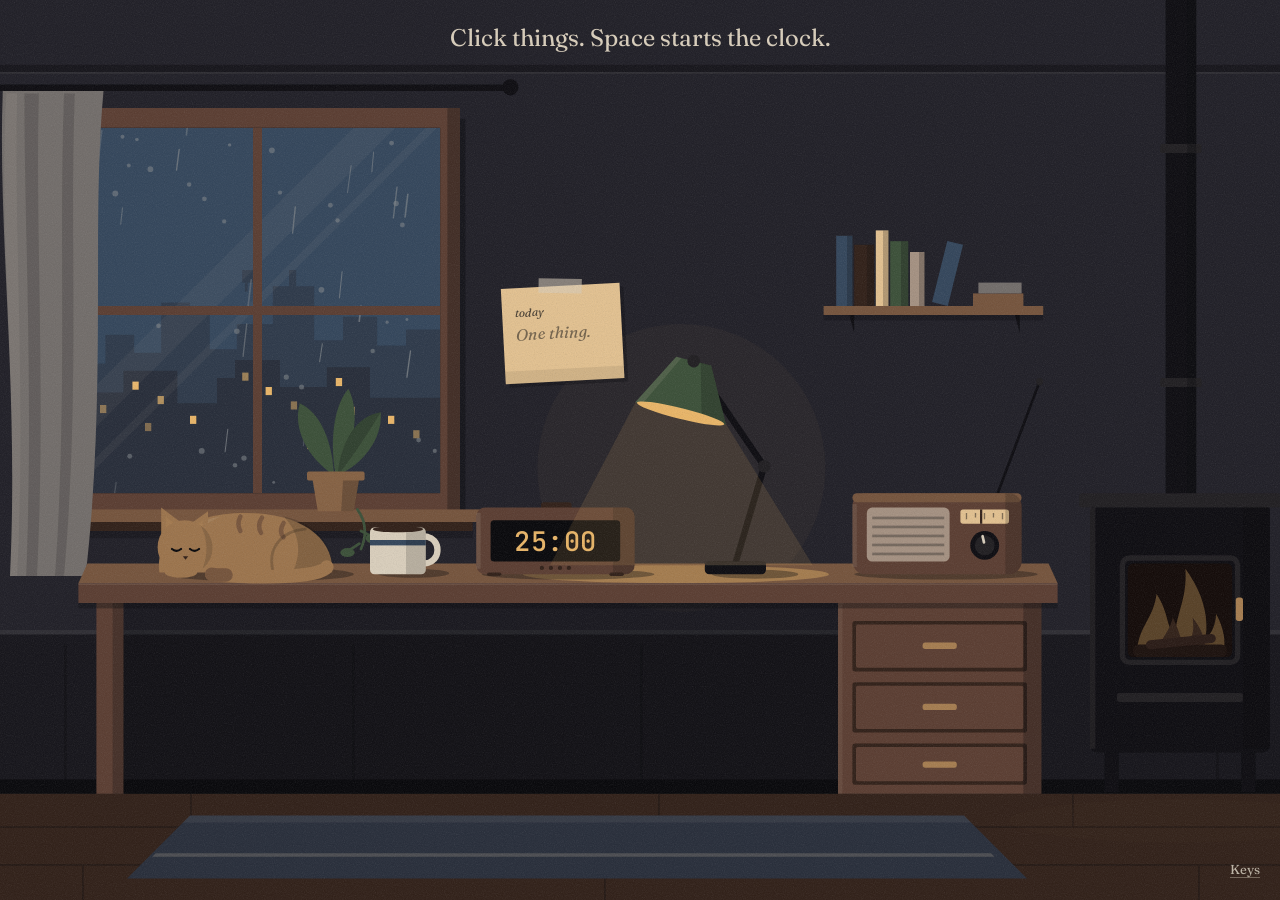
<file: index.html>
<!doctype html>
<html lang="en" data-time="evening">
<head>
  <meta charset="utf-8">
  <meta name="viewport" content="width=device-width, initial-scale=1, viewport-fit=cover">
  <meta http-equiv="Content-Security-Policy" content="default-src 'self'; script-src 'self'; style-src 'self'; font-src 'self'; img-src 'self' data:; media-src 'self'; connect-src 'self'; manifest-src 'self'; worker-src 'self'; object-src 'none'; base-uri 'none'; form-action 'none'">
  <meta name="description" content="A quiet room to focus in. Rain, a kettle, a stove, a radio and a desk clock that keeps your Pomodoro.">
  <meta name="color-scheme" content="dark">
  <meta name="theme-color" content="#2b2a33">
  <meta name="apple-mobile-web-app-title" content="Nook">
  <title>Nook</title>
  <script src="js/early.js"></script>
  <link rel="icon" href="icons/favicon.svg" type="image/svg+xml">
  <link rel="apple-touch-icon" href="icons/apple-touch-icon.png">
  <link rel="manifest" href="manifest.webmanifest">
  <link rel="preload" href="fonts/fraunces-var.woff2" as="font" type="font/woff2" crossorigin>
  <link rel="preload" href="fonts/fraunces-var-italic.woff2" as="font" type="font/woff2" crossorigin>
  <link rel="preload" href="fonts/jetbrains-mono-var.woff2" as="font" type="font/woff2" crossorigin>
  <link rel="stylesheet" href="css/tokens.css">
  <link rel="stylesheet" href="css/room.css">
  <link rel="stylesheet" href="css/ui.css">
  <script type="module" src="js/main.js"></script>
</head>
<body>
  <h1 class="visually-hidden">Nook, a focus room</h1>

  <header class="hud">
    <button class="readout" type="button" aria-describedby="status"><span class="readout-time">25:00</span></button>
    <p class="status" id="status" role="status"></p>
  </header>

  <main class="stage">
    <div class="scene" id="scene">
  <svg class="room" viewBox="0 0 1600 1000" preserveAspectRatio="xMidYMid meet" aria-hidden="true" focusable="false">
        <defs>
          <clipPath id="glass-clip"><rect x="172" y="142" width="406" height="406"/></clipPath>
          <clipPath id="firebox-clip"><rect x="1342" y="626" width="116" height="104" rx="6"/></clipPath>
        </defs>

        <!-- ===== Back wall ===== -->
        <g class="layer-wall">
          <rect class="f-wall" width="1600" height="1000"/>
          <rect class="f-wall-deep" y="72" width="1600" height="8"/>
          <rect class="f-wall-lit" y="80" width="1600" height="2"/>
          <rect class="f-wall-deep" y="700" width="1600" height="180"/>
          <rect class="f-wall-lit" y="700" width="1600" height="5"/>
          <g class="f-ink" opacity=".35">
            <rect x="160" y="716" width="3" height="150"/><rect x="480" y="716" width="3" height="150"/>
            <rect x="800" y="716" width="3" height="150"/><rect x="1120" y="716" width="3" height="150"/>
            <rect x="1440" y="716" width="3" height="150"/>
          </g>
        </g>

        <!-- ===== Lamp light on the wall: stepped, flat, no blur ===== -->
        <g class="lamp-halo" aria-hidden="true">
          <circle cx="846" cy="520" r="160"/>
        </g>

        <!-- ===== Window ===== -->
        <g id="window">
          <rect class="f-ink" x="160" y="132" width="446" height="446" opacity=".45"/>
          <g clip-path="url(#glass-clip)">
            <rect class="f-sky" x="172" y="142" width="406" height="406"/>
            <path class="f-city-far" d="M172 548V404h34v-32h32v20h30v-56h32v14h22v38h30v-28h40v-42h18v-18h8v18h20v60h32v-26h38v32h32v-18h38v182z"/>
            <g class="f-city-far"><rect x="358" y="300" width="22" height="14"/><rect x="361" y="314" width="3" height="10"/><rect x="374" y="314" width="3" height="10"/></g>
            <path class="f-city" d="M172 548V436h54v-24h60v36h44v-28h20v-20h50v30h52v-22h48v34h78v106z"/>
            <g class="city-lights f-lamp">
              <rect x="186" y="450" width="7" height="9"/><rect x="200" y="450" width="7" height="9" fill-opacity=".5"/>
              <rect x="236" y="424" width="7" height="9"/><rect x="264" y="440" width="7" height="9" fill-opacity=".7"/>
              <rect x="250" y="470" width="7" height="9" fill-opacity=".45"/><rect x="300" y="462" width="7" height="9"/>
              <rect x="358" y="414" width="7" height="9" fill-opacity=".6"/><rect x="384" y="430" width="7" height="9"/>
              <rect x="412" y="446" width="7" height="9" fill-opacity=".5"/><rect x="462" y="420" width="7" height="9"/>
              <rect x="476" y="452" width="7" height="9" fill-opacity=".7"/><rect x="520" y="462" width="7" height="9"/>
              <rect x="548" y="478" width="7" height="9" fill-opacity=".5"/><rect x="430" y="490" width="7" height="9" fill-opacity=".6"/>
            </g>
            <g class="rain">
              <g class="rain-tier" data-tier="1">
              <line class="streak" x1="363" y1="360" x2="359" y2="396" stroke-width="1.5" stroke-opacity="0.53"/>
              <line class="streak" x1="530" y1="208" x2="526" y2="242" stroke-width="1.5" stroke-opacity="0.6"/>
              <line class="streak" x1="504" y1="169" x2="502" y2="191" stroke-width="1.2" stroke-opacity="0.57"/>
              <line class="streak" x1="545" y1="390" x2="541" y2="419" stroke-width="1.5" stroke-opacity="0.74"/>
              <line class="streak" x1="447" y1="382" x2="444" y2="402" stroke-width="1.2" stroke-opacity="0.68"/>
              <line class="streak" x1="202" y1="145" x2="198" y2="180" stroke-width="1.8" stroke-opacity="0.36"/>
              <line class="streak" x1="368" y1="311" x2="364" y2="345" stroke-width="1.8" stroke-opacity="0.44"/>
              <line class="streak" x1="298" y1="132" x2="296" y2="150" stroke-width="1.8" stroke-opacity="0.46"/>
              <line class="streak" x1="589" y1="538" x2="585" y2="573" stroke-width="1.8" stroke-opacity="0.45"/>
              <line class="streak" x1="490" y1="340" x2="488" y2="357" stroke-width="1.8" stroke-opacity="0.66"/>
              <line class="streak" x1="342" y1="477" x2="339" y2="502" stroke-width="1.2" stroke-opacity="0.69"/>
              <line class="streak" x1="176" y1="216" x2="172" y2="252" stroke-width="1.5" stroke-opacity="0.5"/>
              <line class="streak" x1="469" y1="302" x2="466" y2="331" stroke-width="1.2" stroke-opacity="0.66"/>
              <line class="streak" x1="288" y1="166" x2="285" y2="189" stroke-width="1.5" stroke-opacity="0.65"/>
              <line class="streak" x1="225" y1="231" x2="223" y2="249" stroke-width="1.2" stroke-opacity="0.54"/>
              <line class="streak" x1="378" y1="410" x2="375" y2="430" stroke-width="1.8" stroke-opacity="0.43"/>
              <line class="streak" x1="479" y1="184" x2="475" y2="214" stroke-width="1.2" stroke-opacity="0.51"/>
              <line class="streak" x1="586" y1="130" x2="582" y2="165" stroke-width="1.8" stroke-opacity="0.47"/>
              <line class="streak" x1="542" y1="216" x2="539" y2="241" stroke-width="1.8" stroke-opacity="0.61"/>
              <line class="streak" x1="218" y1="536" x2="215" y2="556" stroke-width="1.5" stroke-opacity="0.35"/>
              <line class="streak" x1="429" y1="470" x2="426" y2="495" stroke-width="1.2" stroke-opacity="0.39"/>
              <line class="streak" x1="417" y1="230" x2="414" y2="259" stroke-width="1.5" stroke-opacity="0.6"/>
              </g>
              <g class="rain-tier" data-tier="2">
              <line class="streak" x1="229" y1="371" x2="225" y2="405" stroke-width="1.2" stroke-opacity="0.7"/>
              <line class="streak" x1="252" y1="193" x2="247" y2="229" stroke-width="1.8" stroke-opacity="0.45"/>
              <line class="streak" x1="255" y1="433" x2="250" y2="470" stroke-width="1.2" stroke-opacity="0.62"/>
              <line class="streak" x1="337" y1="328" x2="335" y2="346" stroke-width="1.2" stroke-opacity="0.39"/>
              <line class="streak" x1="192" y1="525" x2="189" y2="546" stroke-width="1.8" stroke-opacity="0.51"/>
              <line class="streak" x1="350" y1="501" x2="347" y2="528" stroke-width="1.8" stroke-opacity="0.42"/>
              <line class="streak" x1="474" y1="158" x2="472" y2="179" stroke-width="1.8" stroke-opacity="0.61"/>
              <line class="streak" x1="431" y1="160" x2="428" y2="181" stroke-width="1.2" stroke-opacity="0.65"/>
              <line class="streak" x1="205" y1="299" x2="202" y2="320" stroke-width="1.2" stroke-opacity="0.42"/>
              <line class="streak" x1="329" y1="365" x2="326" y2="383" stroke-width="1.5" stroke-opacity="0.41"/>
              <line class="streak" x1="362" y1="266" x2="359" y2="298" stroke-width="1.8" stroke-opacity="0.58"/>
              <line class="streak" x1="234" y1="144" x2="232" y2="161" stroke-width="1.5" stroke-opacity="0.63"/>
              <line class="streak" x1="575" y1="139" x2="571" y2="169" stroke-width="1.5" stroke-opacity="0.38"/>
              <line class="streak" x1="305" y1="186" x2="303" y2="204" stroke-width="1.5" stroke-opacity="0.57"/>
              <line class="streak" x1="481" y1="499" x2="477" y2="531" stroke-width="1.8" stroke-opacity="0.4"/>
              <line class="streak" x1="575" y1="270" x2="573" y2="288" stroke-width="1.5" stroke-opacity="0.71"/>
              <line class="streak" x1="537" y1="301" x2="533" y2="334" stroke-width="1.5" stroke-opacity="0.58"/>
              <line class="streak" x1="435" y1="287" x2="431" y2="316" stroke-width="1.8" stroke-opacity="0.38"/>
              <line class="streak" x1="214" y1="177" x2="211" y2="199" stroke-width="1.5" stroke-opacity="0.64"/>
              <line class="streak" x1="337" y1="431" x2="333" y2="460" stroke-width="1.5" stroke-opacity="0.54"/>
              <line class="streak" x1="400" y1="343" x2="397" y2="370" stroke-width="1.5" stroke-opacity="0.59"/>
              <line class="streak" x1="375" y1="224" x2="371" y2="256" stroke-width="1.5" stroke-opacity="0.66"/>
              </g>
              <g class="rain-tier" data-tier="3">
              <line class="streak" x1="449" y1="329" x2="445" y2="365" stroke-width="1.5" stroke-opacity="0.47"/>
              <line class="streak" x1="457" y1="213" x2="454" y2="233" stroke-width="1.5" stroke-opacity="0.61"/>
              <line class="streak" x1="359" y1="496" x2="356" y2="519" stroke-width="1.8" stroke-opacity="0.45"/>
              <line class="streak" x1="439" y1="460" x2="435" y2="492" stroke-width="1.2" stroke-opacity="0.7"/>
              <line class="streak" x1="335" y1="369" x2="332" y2="392" stroke-width="1.2" stroke-opacity="0.4"/>
              <line class="streak" x1="321" y1="497" x2="319" y2="514" stroke-width="1.2" stroke-opacity="0.73"/>
              <line class="streak" x1="291" y1="199" x2="287" y2="225" stroke-width="1.5" stroke-opacity="0.72"/>
              <line class="streak" x1="520" y1="287" x2="517" y2="314" stroke-width="1.8" stroke-opacity="0.48"/>
              <line class="streak" x1="523" y1="533" x2="520" y2="559" stroke-width="1.2" stroke-opacity="0.68"/>
              <line class="streak" x1="291" y1="379" x2="287" y2="410" stroke-width="1.5" stroke-opacity="0.58"/>
              <line class="streak" x1="304" y1="455" x2="302" y2="471" stroke-width="1.2" stroke-opacity="0.51"/>
              <line class="streak" x1="255" y1="445" x2="252" y2="467" stroke-width="1.2" stroke-opacity="0.67"/>
              <line class="streak" x1="583" y1="177" x2="581" y2="196" stroke-width="1.8" stroke-opacity="0.61"/>
              <line class="streak" x1="510" y1="523" x2="507" y2="554" stroke-width="1.2" stroke-opacity="0.68"/>
              <line class="streak" x1="282" y1="423" x2="278" y2="455" stroke-width="1.8" stroke-opacity="0.64"/>
              <line class="streak" x1="250" y1="242" x2="247" y2="265" stroke-width="1.8" stroke-opacity="0.73"/>
              <line class="streak" x1="383" y1="539" x2="381" y2="558" stroke-width="1.8" stroke-opacity="0.71"/>
              <line class="streak" x1="212" y1="512" x2="208" y2="544" stroke-width="1.2" stroke-opacity="0.53"/>
              <line class="streak" x1="258" y1="494" x2="256" y2="510" stroke-width="1.8" stroke-opacity="0.58"/>
              <line class="streak" x1="540" y1="457" x2="536" y2="493" stroke-width="1.5" stroke-opacity="0.48"/>
              <line class="streak" x1="583" y1="171" x2="578" y2="206" stroke-width="1.8" stroke-opacity="0.72"/>
              <line class="streak" x1="227" y1="229" x2="224" y2="254" stroke-width="1.2" stroke-opacity="0.74"/>
              <line class="streak" x1="398" y1="454" x2="396" y2="477" stroke-width="1.8" stroke-opacity="0.69"/>
              <line class="streak" x1="320" y1="164" x2="317" y2="190" stroke-width="1.8" stroke-opacity="0.52"/>
              <line class="streak" x1="290" y1="507" x2="287" y2="528" stroke-width="1.2" stroke-opacity="0.52"/>
              <line class="streak" x1="191" y1="349" x2="187" y2="380" stroke-width="1.2" stroke-opacity="0.54"/>
              </g>
              <g class="drops">
              <circle cx="572" cy="501" r="2.4"/>
              <circle cx="446" cy="322" r="3.2"/>
              <circle cx="407" cy="419" r="2.9"/>
              <circle cx="352" cy="368" r="3.1"/>
              <circle cx="400" cy="214" r="2.4"/>
              <circle cx="536" cy="250" r="2.7"/>
              <circle cx="554" cy="489" r="2.6"/>
              <circle cx="299" cy="205" r="2.5"/>
              <circle cx="287" cy="344" r="2.2"/>
              <circle cx="225" cy="152" r="2.2"/>
              <circle cx="391" cy="167" r="3.2"/>
              <circle cx="393" cy="536" r="1.6"/>
              <circle cx="217" cy="215" r="3.3"/>
              <circle cx="360" cy="509" r="3.0"/>
              <circle cx="338" cy="246" r="2.4"/>
              <circle cx="313" cy="501" r="3.3"/>
              <circle cx="541" cy="355" r="1.6"/>
              <circle cx="344" cy="161" r="1.9"/>
              <circle cx="455" cy="531" r="1.5"/>
              <circle cx="241" cy="155" r="2.0"/>
              <circle cx="464" cy="245" r="2.4"/>
              <circle cx="376" cy="377" r="3.1"/>
              <circle cx="424" cy="430" r="2.8"/>
              <circle cx="524" cy="159" r="2.7"/>
              <circle cx="503" cy="390" r="2.5"/>
              <circle cx="519" cy="358" r="1.8"/>
              <circle cx="265" cy="362" r="2.6"/>
              <circle cx="233" cy="507" r="2.7"/>
              <circle cx="316" cy="221" r="2.6"/>
              <circle cx="529" cy="226" r="3.0"/>
              <circle cx="256" cy="188" r="3.2"/>
              <circle cx="232" cy="184" r="2.2"/>
              <circle cx="350" cy="517" r="2.5"/>
              <circle cx="456" cy="228" r="2.7"/>
              </g>
            </g>
            <path class="f-paper glass-sheen" d="M172 452 482 142h46L172 498zM172 532 562 142h12L172 544z"/>
          </g>
          <path class="f-wood" fill-rule="evenodd" d="M150 120h450v450H150zM172 142v406h406V142z"/>
          <rect class="f-wood" x="370" y="142" width="10" height="406"/>
          <rect class="f-wood" x="172" y="340" width="406" height="10"/>
          <rect class="f-paper" x="150" y="120" width="5" height="450" opacity=".12"/>
          <rect class="f-ink" x="586" y="120" width="14" height="450" opacity=".3"/>
          <rect class="f-wood-lit" x="128" y="566" width="494" height="14"/>
          <rect class="f-wood-dark" x="136" y="580" width="478" height="10"/>
          <rect class="f-ink" x="136" y="590" width="478" height="8" opacity=".3"/>
        </g>

        <!-- ===== Curtain and rod (left, nearest the light) ===== -->
        <g class="layer-curtain" aria-hidden="true">
          <path class="f-curtain" d="M92 100h112c-14 150 4 330-20 540H100c10-210-14-380-8-540z"/>
          <path class="f-ink" opacity=".16" d="M132 104c-4 160 8 330-2 536h-12c8-210-2-380-2-536zM172 104c-6 170 6 330-12 536h-10c14-200 4-370 10-536z"/>
          <path class="f-paper" opacity=".08" d="M96 104h12c-4 160 10 330 0 536h-8c10-210-14-380-4-536z"/>
          <rect class="f-iron" x="76" y="94" width="580" height="7" rx="3"/>
          <circle class="f-iron" cx="76" cy="97" r="9"/><circle class="f-iron" cx="656" cy="97" r="9"/>
        </g>

        <!-- ===== Plant on the sill ===== -->
        <g id="plant" aria-hidden="true" transform="translate(-70 0)">
          <path class="f-plant" d="M530 528c-30-20-46-52-38-80 22 10 36 40 38 80zM534 528c4-40 22-66 48-70 2 30-20 58-48 70zM532 528c-8-44 0-80 14-96 14 28 6 66-14 96z"/>
          <path class="f-ink" opacity=".22" d="M534 528c4-40 22-66 48-70-14 22-28 46-48 70z"/>
          <path class="f-plant" d="M556 566c10 14 10 30 4 44M560 590l12 6M558 604l-12 8" stroke-width="3" fill="none" stroke-linecap="round"/>
          <ellipse class="f-plant" cx="574" cy="598" rx="9" ry="6"/><ellipse class="f-plant" cx="545" cy="614" rx="8" ry="5"/>
          <path class="f-pot" d="M506 532h52l-6 36h-40z"/>
          <rect class="f-pot" x="500" y="524" width="64" height="10" rx="2"/>
          <path class="f-ink" opacity=".22" d="M540 534h18l-6 34h-14z"/>
        </g>

        <!-- ===== Sticky note: the one task ===== -->
        <g id="note" transform="rotate(-3 707 370)">
          <rect class="f-ink" x="652" y="322" width="132" height="106" opacity=".3"/>
          <rect class="f-note" x="648" y="318" width="132" height="106"/>
          <path class="f-ink" opacity=".08" d="M648 410h132v14H648z"/>
          <rect class="f-paper" x="690" y="310" width="48" height="16" opacity=".55" transform="rotate(4 714 318)"/>
          <text class="note-label" x="662" y="350">today</text>
          <text class="note-text" id="note-line-1" x="662" y="376">Finish the</text>
          <text class="note-text" id="note-line-2" x="662" y="400">chapter draft</text>
              <text class="note-text" id="note-line-3" x="662" y="410"></text>
        </g>

        <!-- ===== Wall shelf with books ===== -->
        <g id="shelf" aria-hidden="true">
          <path class="f-iron" d="M1030 340h8v30zM1214 340h8v30z"/>
          <rect class="f-rain" x="1018" y="262" width="18" height="78"/>
          <rect class="f-wood-dark" x="1038" y="272" width="22" height="68"/>
          <rect class="f-note" x="1062" y="256" width="14" height="84"/>
          <rect class="f-plant" x="1078" y="268" width="20" height="72"/>
          <rect class="f-grille" x="1100" y="280" width="16" height="60"/>
          <rect class="f-rain" x="1124" y="270" width="18" height="70" transform="rotate(14 1142 340)"/>
          <rect class="f-wood-lit" x="1170" y="326" width="56" height="14"/>
          <rect class="f-curtain" x="1176" y="314" width="48" height="12"/>
          <g class="f-ink" opacity=".22"><rect x="1030" y="262" width="6" height="78"/><rect x="1052" y="272" width="8" height="68"/><rect x="1070" y="256" width="6" height="84"/><rect x="1090" y="268" width="8" height="72"/><rect x="1110" y="280" width="6" height="60"/></g>
          <rect class="f-wood-lit" x="1004" y="340" width="244" height="10"/>
          <rect class="f-ink" x="1004" y="350" width="244" height="6" opacity=".3"/>
        </g>

        <!-- ===== Floor and rug ===== -->
        <g class="layer-floor" aria-hidden="true">
          <rect class="f-ink" y="866" width="1600" height="16"/>
          <rect class="f-wood-dark" y="882" width="1600" height="118"/>
          <g class="f-ink" opacity=".3"><rect y="918" width="1600" height="2"/><rect y="960" width="1600" height="2"/><rect x="300" y="882" width="2" height="36"/><rect x="820" y="882" width="2" height="36"/><rect x="1280" y="882" width="2" height="36"/><rect x="560" y="920" width="2" height="40"/><rect x="1040" y="920" width="2" height="40"/><rect x="180" y="962" width="2" height="38"/><rect x="760" y="962" width="2" height="38"/><rect x="1420" y="962" width="2" height="38"/></g>
          <path class="f-rug" d="M300 906h860l70 70H230z"/>
          <path class="f-paper" opacity=".07" d="M300 906h860l8 8H292z"/>
          <path class="f-curtain" opacity=".5" d="M262 948h928l4 4H258z"/>
        </g>

        <!-- ===== Wood stove: crackle ===== -->
        <g id="stove" class="stove-group">
          <ellipse class="fire-floor" cx="1400" cy="912" rx="190" ry="24"/>
          <rect class="f-iron" x="1384" y="0" width="34" height="552"/>
          <rect class="f-iron-lit" x="1378" y="160" width="46" height="10" rx="2"/>
          <rect class="f-iron-lit" x="1378" y="420" width="46" height="10" rx="2"/>
          <rect class="f-ink" x="1408" y="0" width="10" height="552" opacity=".35"/>
          <rect class="f-iron" x="1316" y="830" width="16" height="50"/><rect class="f-iron" x="1468" y="830" width="16" height="50"/>
          <rect class="f-iron" x="1300" y="560" width="200" height="276" rx="8"/>
          <rect class="f-iron-lit" x="1288" y="548" width="224" height="16" rx="3"/>
          <rect class="f-paper" x="1300" y="564" width="6" height="268" opacity=".08"/>
          <rect class="f-ink" x="1470" y="564" width="30" height="268" opacity=".3"/>
          <rect class="f-ember" x="1342" y="626" width="116" height="104" rx="6"/>
          <g clip-path="url(#firebox-clip)" class="fire">
            <path class="f-lamp" d="M1352 730c0-34 18-40 22-70 14 22 10 34 20 46 4-30 14-42 12-74 22 30 26 58 22 78 8-6 12-18 12-28 10 18 12 36 6 48z"/>
            <path class="f-wood-lit" d="M1374 730c2-20 14-26 18-44 8 16 8 26 16 34 6-12 8-20 6-34 14 18 16 32 12 44z"/>
            <rect class="f-wood-dark" x="1348" y="716" width="104" height="14" rx="6"/>
            <rect class="f-wood" x="1362" y="708" width="78" height="10" rx="5" transform="rotate(-6 1400 713)"/>
          </g>
          <rect class="f-iron-lit" x="1336" y="620" width="128" height="116" rx="8" fill="none" stroke-width="6"/>
          <rect class="f-brass" x="1462" y="664" width="8" height="26" rx="3"/>
          <rect class="f-iron-lit" x="1330" y="770" width="140" height="10" rx="3"/>
          <g aria-hidden="true">
            <rect class="f-wood-dark" x="1514" y="842" width="74" height="38" rx="4"/>
            <circle class="f-wood-lit" cx="1530" cy="836" r="13"/><circle class="f-wood-lit" cx="1558" cy="838" r="12"/><circle class="f-wood-lit" cx="1544" cy="818" r="12"/>
            <circle class="f-wood-dark" cx="1530" cy="836" r="5"/><circle class="f-wood-dark" cx="1558" cy="838" r="4"/><circle class="f-wood-dark" cx="1544" cy="818" r="4"/>
          </g>
        </g>

        <!-- ===== Desk ===== -->
        <g id="desk" aria-hidden="true">
          <rect class="f-ink" x="226" y="670" width="794" height="212" opacity=".3"/>
          <rect class="f-wood" x="196" y="668" width="30" height="214"/>
          <rect class="f-ink" x="214" y="668" width="12" height="214" opacity=".25"/>
          <rect class="f-wood" x="1020" y="668" width="226" height="214"/>
          <rect class="f-paper" x="1020" y="668" width="5" height="214" opacity=".08"/>
          <g class="f-wood-dark"><rect x="1036" y="690" width="194" height="56" rx="3"/><rect x="1036" y="758" width="194" height="56" rx="3"/><rect x="1036" y="826" width="194" height="46" rx="3"/></g>
          <g class="f-wood"><rect x="1040" y="694" width="186" height="48" rx="2"/><rect x="1040" y="762" width="186" height="48" rx="2"/><rect x="1040" y="830" width="186" height="38" rx="2"/></g>
          <g class="f-brass"><rect x="1114" y="714" width="38" height="7" rx="3"/><rect x="1114" y="782" width="38" height="7" rx="3"/><rect x="1114" y="846" width="38" height="7" rx="3"/></g>
          <rect class="f-ink" x="1226" y="668" width="20" height="214" opacity=".28"/>
          <path class="f-wood-lit" d="M186 626h1068l10 22H176z"/>
          <path class="daylight" d="M210 626h400l40 22H222z"/>
          <ellipse class="lamp-pool" cx="840" cy="638" rx="170" ry="10"/>
          <rect class="f-wood" x="176" y="648" width="1088" height="22"/>
          <rect class="f-ink" x="176" y="670" width="1088" height="6" opacity=".35"/>
          <rect class="f-paper" x="176" y="648" width="1088" height="2" opacity=".1"/>
        </g>

        <!-- ===== Cat, asleep ===== -->
        <g id="cat" class="cat" data-state="asleep">
          <g class="cat-pose cat-pose--asleep">
            <ellipse class="f-ink" cx="378" cy="638" rx="104" ry="8" opacity=".35"/>
            <g class="cat-body">
              <path class="f-fur" d="M266 636c-6-40 34-66 96-66 62 0 98 28 96 66z"/>
              <path class="f-ink" opacity=".18" d="M404 574c38 8 56 32 54 62h-44c12-24 6-46-10-62z"/>
              <path class="f-wood" fill="none" stroke-width="5" stroke-linecap="round" opacity=".55" d="M356 574c-3 6-3 11 0 16M380 575c-4 6-4 12-1 17M404 581c-4 6-4 11 0 16"/>
              <path class="f-paper" opacity=".12" d="M272 626c2-26 26-46 62-52-26 12-46 30-52 52z"/>
              <path class="f-ink" fill="none" stroke-width="3" stroke-linecap="round" opacity=".2" d="M392 634c-6-26 10-44 36-46"/>
            </g>
            <path class="f-fur" fill="none" stroke-width="15" stroke-linecap="round" d="M452 630c-4 10-60 14-128 8"/>
            <path class="f-wood" fill="none" stroke-width="15" stroke-linecap="round" opacity=".6" d="M340 639c-6 0-12 0-16-1"/>
            <g class="cat-head">
              <path class="f-fur" d="M268 598l0-34 24 18zM298 584l22-16 0 30z"/>
              <path class="f-brass" opacity=".7" d="M273 590l0-16 11 9zM304 586l10-8 0 13z"/>
              <circle class="f-fur" cx="294" cy="608" r="30"/>
              <path class="f-ink" opacity=".14" d="M312 584a30 30 0 0 1 2 48c6-15 6-33-2-48z"/>
              <path class="f-ink" fill="none" stroke-width="2.4" stroke-linecap="round" d="M280 610q5 4 10 0M300 610q5 4 10 0"/>
              <path class="f-wood-dark" d="M292 618h6l-3 4z"/>
              <ellipse class="f-fur" cx="290" cy="636" rx="18" ry="6"/>
            </g>
          </g>

          <!-- Stretch: a long play-bow, shown for a moment when the break starts -->
          <g class="cat-pose cat-pose--stretch">
            <ellipse class="f-ink" cx="372" cy="638" rx="104" ry="7" opacity=".35"/>
            <path class="f-fur" fill="none" stroke-width="12" stroke-linecap="round" d="M444 578c14-14 18-38 8-58"/>
            <rect class="f-fur" x="412" y="584" width="22" height="54" rx="10"/>
            <rect class="f-ink" x="423" y="586" width="11" height="52" rx="5" opacity=".16"/>
            <path class="f-fur" d="M298 632c22-12 56-34 94-54 28-14 58-16 62 6 4 22-14 36-42 38-40 4-82 16-114 10z"/>
            <path class="f-ink" opacity=".16" d="M420 570c22-2 36 6 34 20-2 14-14 26-36 28 10-14 12-32 2-48z"/>
            <path class="f-wood" fill="none" stroke-width="4" stroke-linecap="round" opacity=".5" d="M370 594c2 6 2 11 0 16M392 582c2 7 2 13 0 18M414 574c2 6 2 12 0 17"/>
            <path class="f-paper" opacity=".12" d="M306 626c20-12 46-28 74-42-22 14-46 28-62 40z"/>
            <rect class="f-fur" x="258" y="626" width="64" height="12" rx="6"/>
            <path class="f-fur" d="M276 594l-2-30 22 16zM306 582l22-14-2 28z"/>
            <path class="f-brass" opacity=".7" d="M280 588l-1-15 10 8zM311 580l9-6-1 12z"/>
            <circle class="f-fur" cx="298" cy="606" r="26"/>
            <path class="f-ink" opacity=".14" d="M314 586a26 26 0 0 1 2 40c5-13 5-27-2-40z"/>
            <path class="f-ink" fill="none" stroke-width="2.4" stroke-linecap="round" d="M284 604q5 3 10 0M302 604q5 3 10 0"/>
            <ellipse class="f-ink" cx="298" cy="618" rx="4" ry="3.5"/>
          </g>

          <!-- Awake: sitting up, watching the rain -->
          <g class="cat-pose cat-pose--awake">
            <ellipse class="f-ink" cx="376" cy="638" rx="64" ry="7" opacity=".35"/>
            <path class="f-fur cat-tail" fill="none" stroke-width="12" stroke-linecap="round" d="M390 630c30 2 44-12 42-32-2-14-14-20-24-14"/>
            <path class="f-fur" d="M326 636c-10-34-4-70 32-84 34 12 42 50 32 84z"/>
            <path class="f-ink" opacity=".16" d="M374 558c20 16 24 48 16 78h-16c8-26 8-54 0-78z"/>
            <path class="f-paper" opacity=".14" d="M346 598c-5 12-5 26 0 38h12c-5-12-5-26 0-38z"/>
            <path class="f-wood" fill="none" stroke-width="4" stroke-linecap="round" opacity=".5" d="M376 574c6 4 8 10 8 16M380 598c5 3 7 8 7 13"/>
            <ellipse class="f-fur" cx="344" cy="634" rx="12" ry="5"/>
            <ellipse class="f-fur" cx="370" cy="634" rx="12" ry="5"/>
            <g class="cat-head">
              <path class="f-fur" d="M333 530l-3-32 22 17zM364 515l22-17-3 32z"/>
              <path class="f-brass" opacity=".7" d="M337 524l-1-16 10 8zM370 515l10-8-1 16z"/>
              <ellipse class="f-fur" cx="358" cy="536" rx="30" ry="27"/>
              <path class="f-ink" opacity=".14" d="M376 515a30 27 0 0 1 0 42c6-13 6-29 0-42z"/>
              <path class="f-wood" fill="none" stroke-width="3" stroke-linecap="round" opacity=".55" d="M352 513v8M358 511v9M364 513v8"/>
              <ellipse class="cat-eye" cx="347" cy="535" rx="4.6" ry="5.2"/>
              <ellipse class="cat-eye" cx="369" cy="535" rx="4.6" ry="5.2"/>
              <ellipse class="f-ink" cx="347" cy="535" rx="1.4" ry="4"/>
              <ellipse class="f-ink" cx="369" cy="535" rx="1.4" ry="4"/>
              <path class="f-wood-dark" d="M355 544h6l-3 4z"/>
              <path class="f-paper" fill="none" stroke-width="1.2" stroke-linecap="round" opacity=".35" d="M336 546h-14M336 550l-13 3M380 546h14M380 550l13 3"/>
            </g>
          </g>
        </g>

        <!-- ===== Mug: café ===== -->
        <g id="mug">
          <g class="steam" fill="none" stroke-width="3" stroke-linecap="round">
            <path d="M520 574c-10-14 8-24 0-40-6-12 4-20 2-30"/>
            <path d="M540 570c-8-12 8-22 2-36-4-10 4-16 2-24"/>
          </g>
          <ellipse class="f-ink" cx="548" cy="637" rx="40" ry="5" opacity=".35"/>
          <path class="f-paper" fill="none" stroke-width="7" d="M560 596c20 0 20 30 0 30"/>
          <rect class="f-paper" x="500" y="586" width="62" height="52" rx="5"/>
          <rect class="f-rain" x="500" y="600" width="62" height="6"/>
          <path class="f-ink" opacity=".16" d="M540 586h17a5 5 0 0 1 5 5v42a5 5 0 0 1-5 5h-17z"/>
          <ellipse class="f-wood-dark" cx="531" cy="588" rx="28" ry="3.5"/>
        </g>

        <!-- ===== Desk clock: the timer ===== -->
        <g id="clock">
          <ellipse class="f-ink" cx="720" cy="638" rx="96" ry="6" opacity=".35"/>
          <rect class="f-wood-dark" x="690" y="558" width="34" height="8" rx="3"/>
          <rect class="f-wood" x="618" y="564" width="176" height="74" rx="10"/>
          <rect class="f-paper" x="618" y="570" width="5" height="62" opacity=".12"/>
          <path class="f-ink" opacity=".2" d="M770 564h14a10 10 0 0 1 10 10v54a10 10 0 0 1-10 10h-14z"/>
          <rect class="f-ink" x="634" y="578" width="144" height="46" rx="4"/>
          <text class="clock-digits" id="clock-digits" x="706" y="612" text-anchor="middle">25:00</text>
          <g class="f-wood-dark"><rect x="630" y="636" width="16" height="4" rx="2"/><rect x="766" y="636" width="16" height="4" rx="2"/></g>
          <g class="clock-pips" id="clock-pips"></g>
        </g>

        <!-- ===== Desk lamp ===== -->
        <g id="lamp">
          <ellipse class="f-ink" cx="928" cy="638" rx="48" ry="5" opacity=".35"/>
          <path class="f-iron" fill="none" stroke-width="7" stroke-linecap="round" stroke-linejoin="round" d="M906 626l32-108-78-114"/>
          <circle class="f-iron-lit" cx="938" cy="518" r="7"/>
          <rect class="f-iron" x="872" y="624" width="68" height="14" rx="5"/>
          <rect class="f-iron-lit" x="872" y="624" width="68" height="4" rx="2"/>
          <g transform="translate(850 440) rotate(14)">
            <path class="f-plant" d="M-20-40h40l32 60h-104z"/>
            <path class="f-ink" opacity=".2" d="M8-40h12l32 60h-28z"/>
            <path class="f-paper" opacity=".12" d="M-20-40h6l-30 60h-8z"/>
            <ellipse class="bulb" cx="0" cy="20" rx="50" ry="6"/>
            <circle class="f-iron-lit" cx="0" cy="-40" r="7"/>
          </g>
        </g>

        <!-- ===== Radio: music ===== -->
        <g id="radio">
          <ellipse class="f-ink" cx="1140" cy="638" rx="102" ry="6" opacity=".35"/>
          <path class="f-iron" fill="none" stroke-width="3" stroke-linecap="round" d="M1196 552l48-128"/>
          <circle class="f-iron-lit" cx="1244" cy="424" r="4"/>
          <rect class="f-wood" x="1036" y="548" width="188" height="90" rx="14"/>
          <rect class="f-wood-lit" x="1036" y="548" width="188" height="10" rx="5"/>
          <rect class="f-paper" x="1036" y="560" width="5" height="70" opacity=".1"/>
          <rect class="f-grille" x="1052" y="564" width="92" height="60" rx="6"/>
          <g class="f-ink" opacity=".3"><rect x="1058" y="574" width="80" height="3"/><rect x="1058" y="584" width="80" height="3"/><rect x="1058" y="594" width="80" height="3"/><rect x="1058" y="604" width="80" height="3"/><rect x="1058" y="614" width="80" height="3"/></g>
          <rect class="f-note radio-dial" x="1156" y="566" width="54" height="16" rx="3"/>
          <g class="f-ink" opacity=".45"><rect x="1162" y="570" width="1.5" height="7"/><rect x="1172" y="570" width="1.5" height="5"/><rect x="1182" y="570" width="1.5" height="7"/><rect x="1192" y="570" width="1.5" height="5"/><rect x="1202" y="570" width="1.5" height="7"/></g>
          <rect class="f-wood-dark radio-needle" x="1180" y="566" width="2.5" height="16"/>
          <circle class="f-iron" cx="1183" cy="606" r="16"/>
          <circle class="f-iron-lit" cx="1183" cy="606" r="11"/>
          <g class="radio-knob"><rect class="f-paper" x="1181.5" y="594" width="3" height="10" rx="1.5"/></g>
          <path class="f-ink" opacity=".2" d="M1206 548h4a14 14 0 0 1 14 14v62a14 14 0 0 1-14 14h-4z"/>
        </g>

        <!-- ===== Lamp light cone, over the desk ===== -->
        <path class="lamp-cone" aria-hidden="true" d="M795 447l101 25 96 156H700z"/>

      </svg>

      <div class="objects">
        <div class="obj" data-obj="window" data-sound="rain">
          <button class="obj-btn" type="button" aria-pressed="false" aria-label="Rain at the window"></button>
          <div class="tag"><div class="tag-inner">
            <span class="tag-label">Rain <span class="tag-state">off</span></span>
            <input class="slider" type="range" min="0" max="100" step="1" value="60" aria-label="Rain volume">
          </div></div>
        </div>

        <div class="obj" data-obj="cat">
          <button class="obj-btn" type="button" aria-label="The cat, asleep"></button>
          <div class="tag"><div class="tag-inner">
            <span class="tag-label">The cat <span class="tag-state">asleep</span></span>
          </div></div>
        </div>

        <div class="obj" data-obj="mug" data-sound="cafe">
          <button class="obj-btn" type="button" aria-pressed="false" aria-label="Mug, café sounds"></button>
          <div class="tag"><div class="tag-inner">
            <span class="tag-label">Café <span class="tag-state">off</span></span>
            <input class="slider" type="range" min="0" max="100" step="1" value="40" aria-label="Café volume">
          </div></div>
        </div>

        <div class="obj" data-obj="clock">
          <button class="obj-btn" type="button" aria-label="Desk clock. Focus, 25 minutes. Start" aria-describedby="status"></button>
          <div class="tag"><div class="tag-inner">
            <span class="tag-label"><span class="clock-phase">Focus, 1 of 4</span> <span class="tag-state">ready</span></span>
            <span class="tag-actions">
              <button class="text-btn" type="button" data-action="skip">Skip</button>
              <button class="text-btn" type="button" data-action="settings" aria-haspopup="dialog" aria-controls="settings">Settings</button>
            </span>
          </div></div>
        </div>

        <div class="obj" data-obj="note">
          <button class="obj-btn" type="button" aria-label="Sticky note. Edit this session's one task"></button>
          <div class="tag"><div class="tag-inner">
            <label class="tag-label" for="task-input">The one thing</label>
            <input class="tag-input" id="task-input" type="text" maxlength="40" autocomplete="off" spellcheck="true" placeholder="What is this session for?">
          </div></div>
        </div>

        <div class="obj" data-obj="lamp">
          <button class="obj-btn" type="button" aria-pressed="true" aria-label="Desk lamp"></button>
          <div class="tag"><div class="tag-inner">
            <span class="tag-label">Lamp <span class="tag-state">on</span></span>
          </div></div>
        </div>

        <div class="obj" data-obj="radio" data-sound="radio">
          <button class="obj-btn" type="button" aria-pressed="false" aria-label="Radio, soft music"></button>
          <div class="tag"><div class="tag-inner">
            <span class="tag-label">Radio <span class="tag-state">off</span></span>
            <input class="slider" type="range" min="0" max="100" step="1" value="45" aria-label="Radio volume">
          </div></div>
        </div>

        <div class="obj" data-obj="stove" data-sound="fire">
          <button class="obj-btn" type="button" aria-pressed="false" aria-label="Fire in the stove"></button>
          <div class="tag"><div class="tag-inner">
            <span class="tag-label">Fire <span class="tag-state">off</span></span>
            <input class="slider" type="range" min="0" max="100" step="1" value="50" aria-label="Fire volume">
          </div></div>
        </div>
      </div>
    </div>
  </main>

  <div class="popover" id="settings" role="dialog" aria-labelledby="settings-title" hidden>
    <h2 class="popover-title" id="settings-title">The clock</h2>
    <form class="settings-form" novalidate>
      <div class="field">
        <label for="set-focus">Focus</label>
        <span class="field-input"><input id="set-focus" name="focus" type="number" inputmode="numeric" min="1" max="120" step="1"> <span class="unit">min</span></span>
      </div>
      <div class="field">
        <label for="set-short">Short break</label>
        <span class="field-input"><input id="set-short" name="short" type="number" inputmode="numeric" min="1" max="30" step="1"> <span class="unit">min</span></span>
      </div>
      <div class="field">
        <label for="set-long">Long break</label>
        <span class="field-input"><input id="set-long" name="long" type="number" inputmode="numeric" min="1" max="60" step="1"> <span class="unit">min</span></span>
      </div>
      <div class="field">
        <label for="set-every">Long break after</label>
        <span class="field-input"><input id="set-every" name="longEvery" type="number" inputmode="numeric" min="2" max="8" step="1"> <span class="unit">sessions</span></span>
      </div>
      <label class="check">
        <input name="autoStart" type="checkbox">
        <span>Start the next session on its own</span>
      </label>
      <label class="check" data-row="notify">
        <input name="notify" type="checkbox">
        <span>Tell me when a session ends, even in another tab</span>
      </label>
      <p class="settings-note" role="status"></p>
      <div class="popover-actions">
        <button class="text-btn" type="submit">Done</button>
      </div>
    </form>
  </div>

  <div class="popover popover--centre" id="shortcuts" role="dialog" aria-labelledby="shortcuts-title" hidden>
    <h2 class="popover-title" id="shortcuts-title">Keys</h2>
    <dl class="keys">
      <div><dt><kbd>Space</kbd></dt><dd>Start or pause the clock</dd></div>
      <div><dt><kbd>S</kbd></dt><dd>Skip to the next session</dd></div>
      <div><dt><kbd>M</kbd></dt><dd>Mute everything</dd></div>
      <div><dt><kbd>1</kbd> <kbd>2</kbd> <kbd>3</kbd> <kbd>4</kbd></dt><dd>Rain, café, fire, radio</dd></div>
      <div><dt><kbd>?</kbd></dt><dd>This list</dd></div>
      <div><dt><kbd>Esc</kbd></dt><dd>Close whatever is open</dd></div>
    </dl>
    <div class="popover-actions">
      <button class="text-btn" type="button" data-close>Close</button>
    </div>
  </div>

  <button class="keys-btn text-btn" type="button" aria-haspopup="dialog" aria-controls="shortcuts">Keys</button>

  <section class="drawer" id="drawer" data-open="false" aria-label="Sounds">
    <button class="drawer-handle" type="button" aria-expanded="false" aria-controls="drawer-body">
      <span>Sounds</span>
      <span class="drawer-handle-end"><span class="drawer-summary">all quiet</span><span class="drawer-chevron" aria-hidden="true"></span></span>
    </button>
    <div class="drawer-body" id="drawer-body">
      <div class="shelf-row" data-sound="rain">
        <button class="shelf-toggle" type="button" aria-pressed="false"><span class="pip" aria-hidden="true"></span>Rain</button>
        <input class="slider" type="range" min="0" max="100" step="1" value="60" aria-label="Rain volume">
      </div>
      <div class="shelf-row" data-sound="cafe">
        <button class="shelf-toggle" type="button" aria-pressed="false"><span class="pip" aria-hidden="true"></span>Café</button>
        <input class="slider" type="range" min="0" max="100" step="1" value="40" aria-label="Café volume">
      </div>
      <div class="shelf-row" data-sound="fire">
        <button class="shelf-toggle" type="button" aria-pressed="false"><span class="pip" aria-hidden="true"></span>Fire</button>
        <input class="slider" type="range" min="0" max="100" step="1" value="50" aria-label="Fire volume">
      </div>
      <div class="shelf-row" data-sound="radio">
        <button class="shelf-toggle" type="button" aria-pressed="false"><span class="pip" aria-hidden="true"></span>Radio</button>
        <input class="slider" type="range" min="0" max="100" step="1" value="45" aria-label="Radio volume">
      </div>
    </div>
  </section>

  <svg class="grain-layer" aria-hidden="true" focusable="false">
    <filter id="grain" x="0" y="0" width="100%" height="100%" color-interpolation-filters="sRGB">
      <feTurbulence type="fractalNoise" baseFrequency="0.9" numOctaves="2" seed="4" stitchTiles="stitch"/>
      <feColorMatrix type="saturate" values="0"/>
    </filter>
    <rect class="grain" width="100%" height="100%" filter="url(#grain)"/>
  </svg>
</body>
</html>
</file>
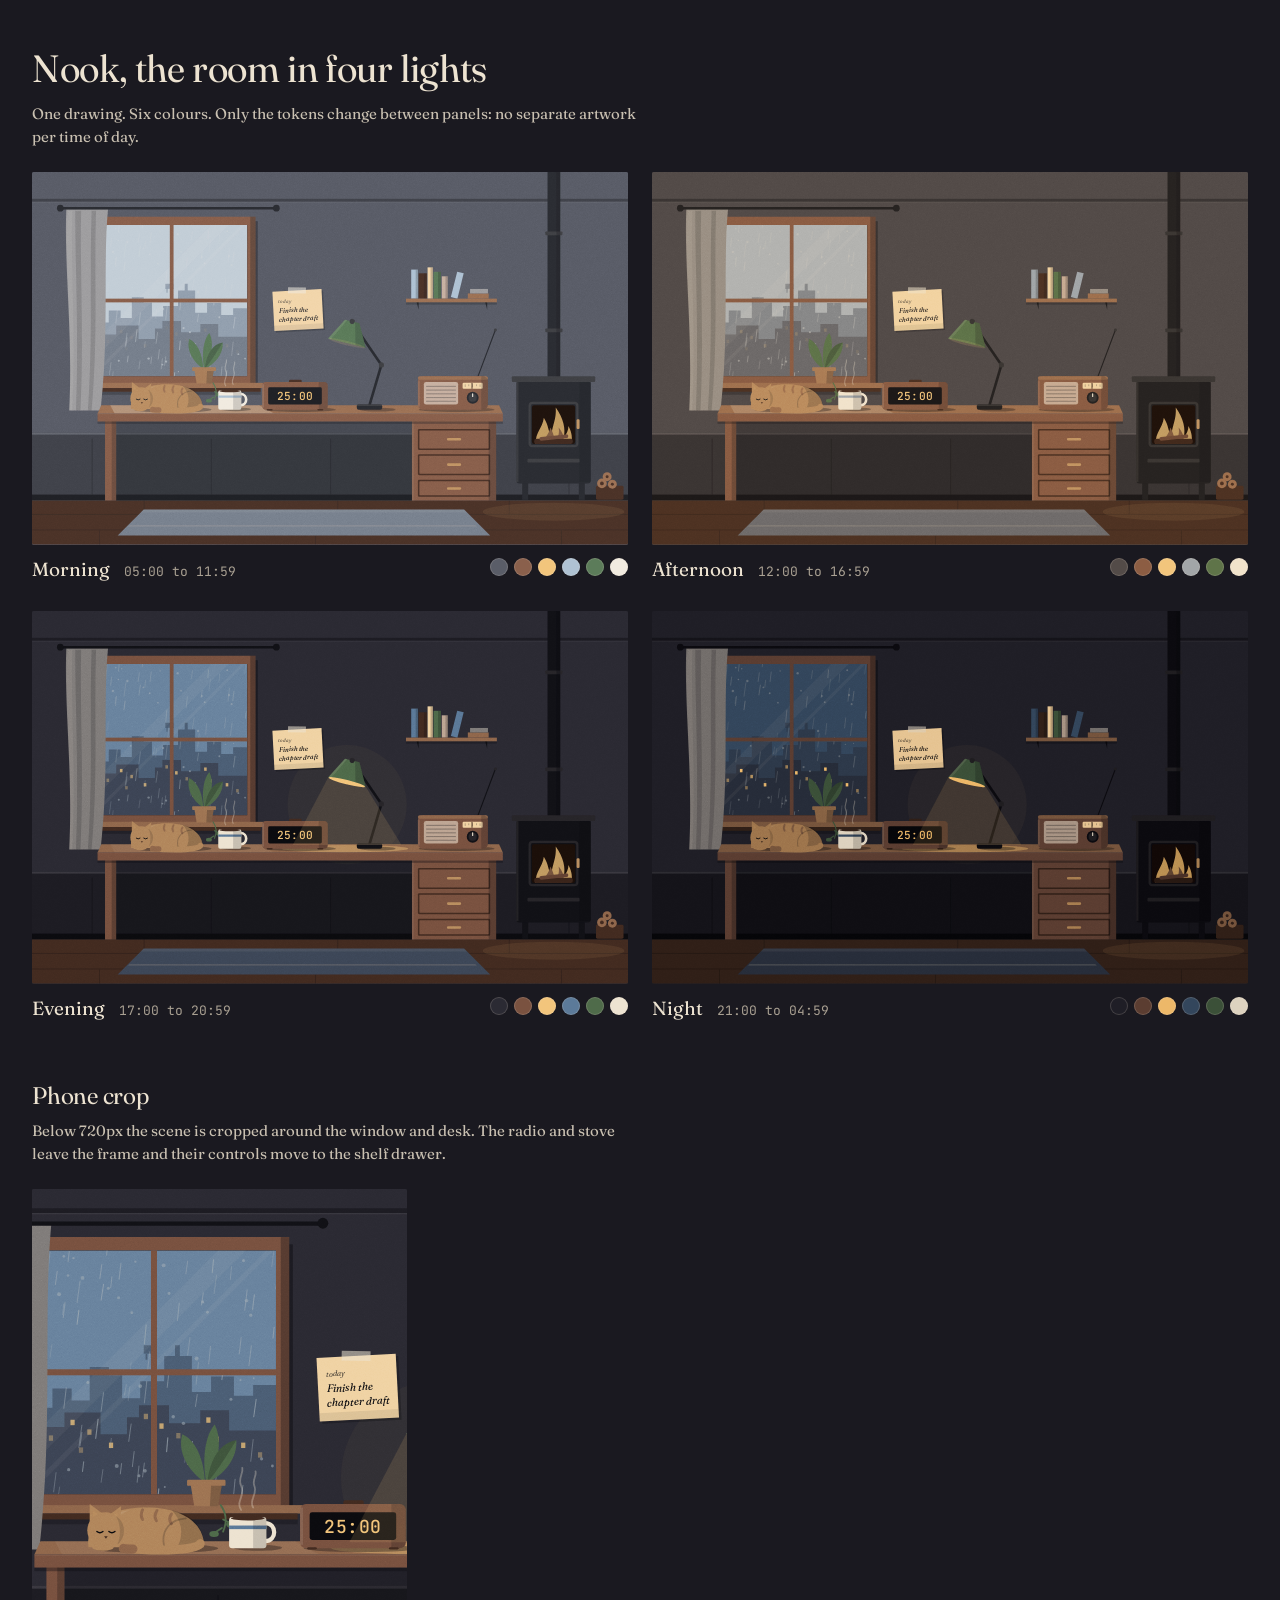
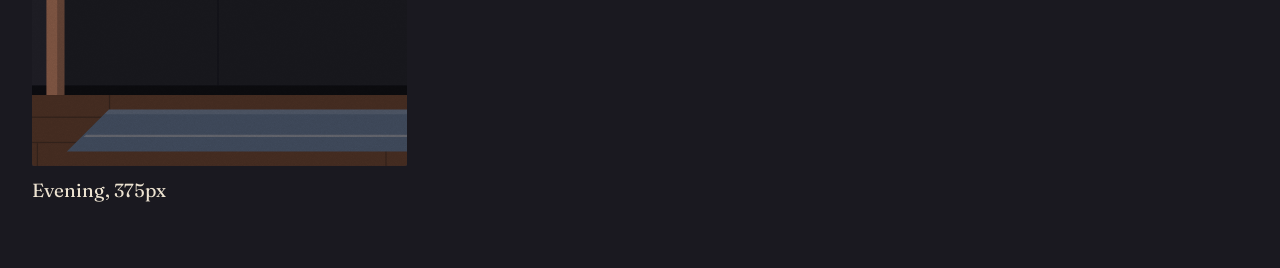
<file: docs/room-preview.html>
<!doctype html>
<html lang="en">
<head>
  <meta charset="utf-8">
  <meta name="viewport" content="width=device-width, initial-scale=1">
  <meta http-equiv="Content-Security-Policy" content="default-src 'self'; script-src 'self'; style-src 'self'; font-src 'self'; img-src 'self' data:; base-uri 'none'; form-action 'none'">
  <title>Nook room preview</title>
  <link rel="icon" href="data:,">
  <link rel="stylesheet" href="../css/tokens.css">
  <link rel="stylesheet" href="../css/room.css">
  <link rel="stylesheet" href="preview.css">
  <script type="module" src="preview.js"></script>
</head>
<body>
  <header class="intro">
    <h1>Nook, the room in four lights</h1>
    <p>One drawing. Six colours. Only the tokens change between panels: no separate artwork per time of day.</p>
  </header>

  <!-- Shared SVG definitions, referenced by every panel -->
  <svg class="defs" width="0" height="0" aria-hidden="true" focusable="false">
    <defs>
      <filter id="grain" x="0" y="0" width="100%" height="100%" color-interpolation-filters="sRGB">
        <feTurbulence type="fractalNoise" baseFrequency="0.9" numOctaves="2" seed="4" stitchTiles="stitch"/>
        <feColorMatrix type="saturate" values="0"/>
      </filter>
      <clipPath id="glass-clip"><rect x="172" y="142" width="406" height="406"/></clipPath>
      <clipPath id="firebox-clip"><rect x="1342" y="626" width="116" height="104" rx="6"/></clipPath>
    </defs>
  </svg>

  <main class="grid">
    <figure class="panel" data-time="morning">
      <div class="frame" data-scene></div>
      <figcaption><span class="when">Morning</span><span class="hours">05:00 to 11:59</span><span class="swatches"></span></figcaption>
    </figure>
    <figure class="panel" data-time="afternoon">
      <div class="frame" data-scene></div>
      <figcaption><span class="when">Afternoon</span><span class="hours">12:00 to 16:59</span><span class="swatches"></span></figcaption>
    </figure>
    <figure class="panel" data-time="evening">
      <div class="frame" data-scene></div>
      <figcaption><span class="when">Evening</span><span class="hours">17:00 to 20:59</span><span class="swatches"></span></figcaption>
    </figure>
    <figure class="panel" data-time="night">
      <div class="frame" data-scene></div>
      <figcaption><span class="when">Night</span><span class="hours">21:00 to 04:59</span><span class="swatches"></span></figcaption>
    </figure>
  </main>

  <section class="phone">
    <h2>Phone crop</h2>
    <p>Below 720px the scene is cropped around the window and desk. The radio and stove leave the frame and their controls move to the shelf drawer.</p>
    <figure class="panel panel--phone" data-time="evening">
      <div class="frame" data-scene data-viewbox="172 40 624 960"></div>
      <figcaption><span class="when">Evening, 375px</span></figcaption>
    </figure>
  </section>

  <template id="scene">
    <svg class="room" viewBox="0 0 1600 1000" preserveAspectRatio="xMidYMid slice" role="img" aria-label="A small room at dusk: a rainy window, a desk with a sleeping cat, a mug, a clock, a lamp and a radio, and a wood stove.">

      <!-- ===== Back wall ===== -->
      <g class="layer-wall">
        <rect class="f-wall" width="1600" height="1000"/>
        <rect class="f-wall-deep" y="72" width="1600" height="8"/>
        <rect class="f-wall-lit" y="80" width="1600" height="2"/>
        <rect class="f-wall-deep" y="700" width="1600" height="180"/>
        <rect class="f-wall-lit" y="700" width="1600" height="5"/>
        <g class="f-ink" opacity=".35">
          <rect x="160" y="716" width="3" height="150"/><rect x="480" y="716" width="3" height="150"/>
          <rect x="800" y="716" width="3" height="150"/><rect x="1120" y="716" width="3" height="150"/>
          <rect x="1440" y="716" width="3" height="150"/>
        </g>
      </g>

      <!-- ===== Lamp light on the wall: stepped, flat, no blur ===== -->
      <g class="lamp-halo" aria-hidden="true">
        <circle cx="846" cy="520" r="160"/>
      </g>

      <!-- ===== Window ===== -->
      <g id="window">
        <rect class="f-ink" x="160" y="132" width="446" height="446" opacity=".45"/>
        <g clip-path="url(#glass-clip)">
          <rect class="f-sky" x="172" y="142" width="406" height="406"/>
          <path class="f-city-far" d="M172 548V404h34v-32h32v20h30v-56h32v14h22v38h30v-28h40v-42h18v-18h8v18h20v60h32v-26h38v32h32v-18h38v182z"/>
          <g class="f-city-far"><rect x="358" y="300" width="22" height="14"/><rect x="361" y="314" width="3" height="10"/><rect x="374" y="314" width="3" height="10"/></g>
          <path class="f-city" d="M172 548V436h54v-24h60v36h44v-28h20v-20h50v30h52v-22h48v34h78v106z"/>
          <g class="city-lights f-lamp">
            <rect x="186" y="450" width="7" height="9"/><rect x="200" y="450" width="7" height="9" fill-opacity=".5"/>
            <rect x="236" y="424" width="7" height="9"/><rect x="264" y="440" width="7" height="9" fill-opacity=".7"/>
            <rect x="250" y="470" width="7" height="9" fill-opacity=".45"/><rect x="300" y="462" width="7" height="9"/>
            <rect x="358" y="414" width="7" height="9" fill-opacity=".6"/><rect x="384" y="430" width="7" height="9"/>
            <rect x="412" y="446" width="7" height="9" fill-opacity=".5"/><rect x="462" y="420" width="7" height="9"/>
            <rect x="476" y="452" width="7" height="9" fill-opacity=".7"/><rect x="520" y="462" width="7" height="9"/>
            <rect x="548" y="478" width="7" height="9" fill-opacity=".5"/><rect x="430" y="490" width="7" height="9" fill-opacity=".6"/>
          </g>
          <g class="rain">
            <g class="rain-tier" data-tier="1">
            <line class="streak" x1="363" y1="360" x2="359" y2="396" stroke-width="1.5" stroke-opacity="0.53"/>
            <line class="streak" x1="530" y1="208" x2="526" y2="242" stroke-width="1.5" stroke-opacity="0.6"/>
            <line class="streak" x1="504" y1="169" x2="502" y2="191" stroke-width="1.2" stroke-opacity="0.57"/>
            <line class="streak" x1="545" y1="390" x2="541" y2="419" stroke-width="1.5" stroke-opacity="0.74"/>
            <line class="streak" x1="447" y1="382" x2="444" y2="402" stroke-width="1.2" stroke-opacity="0.68"/>
            <line class="streak" x1="202" y1="145" x2="198" y2="180" stroke-width="1.8" stroke-opacity="0.36"/>
            <line class="streak" x1="368" y1="311" x2="364" y2="345" stroke-width="1.8" stroke-opacity="0.44"/>
            <line class="streak" x1="298" y1="132" x2="296" y2="150" stroke-width="1.8" stroke-opacity="0.46"/>
            <line class="streak" x1="589" y1="538" x2="585" y2="573" stroke-width="1.8" stroke-opacity="0.45"/>
            <line class="streak" x1="490" y1="340" x2="488" y2="357" stroke-width="1.8" stroke-opacity="0.66"/>
            <line class="streak" x1="342" y1="477" x2="339" y2="502" stroke-width="1.2" stroke-opacity="0.69"/>
            <line class="streak" x1="176" y1="216" x2="172" y2="252" stroke-width="1.5" stroke-opacity="0.5"/>
            <line class="streak" x1="469" y1="302" x2="466" y2="331" stroke-width="1.2" stroke-opacity="0.66"/>
            <line class="streak" x1="288" y1="166" x2="285" y2="189" stroke-width="1.5" stroke-opacity="0.65"/>
            <line class="streak" x1="225" y1="231" x2="223" y2="249" stroke-width="1.2" stroke-opacity="0.54"/>
            <line class="streak" x1="378" y1="410" x2="375" y2="430" stroke-width="1.8" stroke-opacity="0.43"/>
            <line class="streak" x1="479" y1="184" x2="475" y2="214" stroke-width="1.2" stroke-opacity="0.51"/>
            <line class="streak" x1="586" y1="130" x2="582" y2="165" stroke-width="1.8" stroke-opacity="0.47"/>
            <line class="streak" x1="542" y1="216" x2="539" y2="241" stroke-width="1.8" stroke-opacity="0.61"/>
            <line class="streak" x1="218" y1="536" x2="215" y2="556" stroke-width="1.5" stroke-opacity="0.35"/>
            <line class="streak" x1="429" y1="470" x2="426" y2="495" stroke-width="1.2" stroke-opacity="0.39"/>
            <line class="streak" x1="417" y1="230" x2="414" y2="259" stroke-width="1.5" stroke-opacity="0.6"/>
            </g>
            <g class="rain-tier" data-tier="2">
            <line class="streak" x1="229" y1="371" x2="225" y2="405" stroke-width="1.2" stroke-opacity="0.7"/>
            <line class="streak" x1="252" y1="193" x2="247" y2="229" stroke-width="1.8" stroke-opacity="0.45"/>
            <line class="streak" x1="255" y1="433" x2="250" y2="470" stroke-width="1.2" stroke-opacity="0.62"/>
            <line class="streak" x1="337" y1="328" x2="335" y2="346" stroke-width="1.2" stroke-opacity="0.39"/>
            <line class="streak" x1="192" y1="525" x2="189" y2="546" stroke-width="1.8" stroke-opacity="0.51"/>
            <line class="streak" x1="350" y1="501" x2="347" y2="528" stroke-width="1.8" stroke-opacity="0.42"/>
            <line class="streak" x1="474" y1="158" x2="472" y2="179" stroke-width="1.8" stroke-opacity="0.61"/>
            <line class="streak" x1="431" y1="160" x2="428" y2="181" stroke-width="1.2" stroke-opacity="0.65"/>
            <line class="streak" x1="205" y1="299" x2="202" y2="320" stroke-width="1.2" stroke-opacity="0.42"/>
            <line class="streak" x1="329" y1="365" x2="326" y2="383" stroke-width="1.5" stroke-opacity="0.41"/>
            <line class="streak" x1="362" y1="266" x2="359" y2="298" stroke-width="1.8" stroke-opacity="0.58"/>
            <line class="streak" x1="234" y1="144" x2="232" y2="161" stroke-width="1.5" stroke-opacity="0.63"/>
            <line class="streak" x1="575" y1="139" x2="571" y2="169" stroke-width="1.5" stroke-opacity="0.38"/>
            <line class="streak" x1="305" y1="186" x2="303" y2="204" stroke-width="1.5" stroke-opacity="0.57"/>
            <line class="streak" x1="481" y1="499" x2="477" y2="531" stroke-width="1.8" stroke-opacity="0.4"/>
            <line class="streak" x1="575" y1="270" x2="573" y2="288" stroke-width="1.5" stroke-opacity="0.71"/>
            <line class="streak" x1="537" y1="301" x2="533" y2="334" stroke-width="1.5" stroke-opacity="0.58"/>
            <line class="streak" x1="435" y1="287" x2="431" y2="316" stroke-width="1.8" stroke-opacity="0.38"/>
            <line class="streak" x1="214" y1="177" x2="211" y2="199" stroke-width="1.5" stroke-opacity="0.64"/>
            <line class="streak" x1="337" y1="431" x2="333" y2="460" stroke-width="1.5" stroke-opacity="0.54"/>
            <line class="streak" x1="400" y1="343" x2="397" y2="370" stroke-width="1.5" stroke-opacity="0.59"/>
            <line class="streak" x1="375" y1="224" x2="371" y2="256" stroke-width="1.5" stroke-opacity="0.66"/>
            </g>
            <g class="rain-tier" data-tier="3">
            <line class="streak" x1="449" y1="329" x2="445" y2="365" stroke-width="1.5" stroke-opacity="0.47"/>
            <line class="streak" x1="457" y1="213" x2="454" y2="233" stroke-width="1.5" stroke-opacity="0.61"/>
            <line class="streak" x1="359" y1="496" x2="356" y2="519" stroke-width="1.8" stroke-opacity="0.45"/>
            <line class="streak" x1="439" y1="460" x2="435" y2="492" stroke-width="1.2" stroke-opacity="0.7"/>
            <line class="streak" x1="335" y1="369" x2="332" y2="392" stroke-width="1.2" stroke-opacity="0.4"/>
            <line class="streak" x1="321" y1="497" x2="319" y2="514" stroke-width="1.2" stroke-opacity="0.73"/>
            <line class="streak" x1="291" y1="199" x2="287" y2="225" stroke-width="1.5" stroke-opacity="0.72"/>
            <line class="streak" x1="520" y1="287" x2="517" y2="314" stroke-width="1.8" stroke-opacity="0.48"/>
            <line class="streak" x1="523" y1="533" x2="520" y2="559" stroke-width="1.2" stroke-opacity="0.68"/>
            <line class="streak" x1="291" y1="379" x2="287" y2="410" stroke-width="1.5" stroke-opacity="0.58"/>
            <line class="streak" x1="304" y1="455" x2="302" y2="471" stroke-width="1.2" stroke-opacity="0.51"/>
            <line class="streak" x1="255" y1="445" x2="252" y2="467" stroke-width="1.2" stroke-opacity="0.67"/>
            <line class="streak" x1="583" y1="177" x2="581" y2="196" stroke-width="1.8" stroke-opacity="0.61"/>
            <line class="streak" x1="510" y1="523" x2="507" y2="554" stroke-width="1.2" stroke-opacity="0.68"/>
            <line class="streak" x1="282" y1="423" x2="278" y2="455" stroke-width="1.8" stroke-opacity="0.64"/>
            <line class="streak" x1="250" y1="242" x2="247" y2="265" stroke-width="1.8" stroke-opacity="0.73"/>
            <line class="streak" x1="383" y1="539" x2="381" y2="558" stroke-width="1.8" stroke-opacity="0.71"/>
            <line class="streak" x1="212" y1="512" x2="208" y2="544" stroke-width="1.2" stroke-opacity="0.53"/>
            <line class="streak" x1="258" y1="494" x2="256" y2="510" stroke-width="1.8" stroke-opacity="0.58"/>
            <line class="streak" x1="540" y1="457" x2="536" y2="493" stroke-width="1.5" stroke-opacity="0.48"/>
            <line class="streak" x1="583" y1="171" x2="578" y2="206" stroke-width="1.8" stroke-opacity="0.72"/>
            <line class="streak" x1="227" y1="229" x2="224" y2="254" stroke-width="1.2" stroke-opacity="0.74"/>
            <line class="streak" x1="398" y1="454" x2="396" y2="477" stroke-width="1.8" stroke-opacity="0.69"/>
            <line class="streak" x1="320" y1="164" x2="317" y2="190" stroke-width="1.8" stroke-opacity="0.52"/>
            <line class="streak" x1="290" y1="507" x2="287" y2="528" stroke-width="1.2" stroke-opacity="0.52"/>
            <line class="streak" x1="191" y1="349" x2="187" y2="380" stroke-width="1.2" stroke-opacity="0.54"/>
            </g>
            <g class="drops">
            <circle cx="572" cy="501" r="2.4"/>
            <circle cx="446" cy="322" r="3.2"/>
            <circle cx="407" cy="419" r="2.9"/>
            <circle cx="352" cy="368" r="3.1"/>
            <circle cx="400" cy="214" r="2.4"/>
            <circle cx="536" cy="250" r="2.7"/>
            <circle cx="554" cy="489" r="2.6"/>
            <circle cx="299" cy="205" r="2.5"/>
            <circle cx="287" cy="344" r="2.2"/>
            <circle cx="225" cy="152" r="2.2"/>
            <circle cx="391" cy="167" r="3.2"/>
            <circle cx="393" cy="536" r="1.6"/>
            <circle cx="217" cy="215" r="3.3"/>
            <circle cx="360" cy="509" r="3.0"/>
            <circle cx="338" cy="246" r="2.4"/>
            <circle cx="313" cy="501" r="3.3"/>
            <circle cx="541" cy="355" r="1.6"/>
            <circle cx="344" cy="161" r="1.9"/>
            <circle cx="455" cy="531" r="1.5"/>
            <circle cx="241" cy="155" r="2.0"/>
            <circle cx="464" cy="245" r="2.4"/>
            <circle cx="376" cy="377" r="3.1"/>
            <circle cx="424" cy="430" r="2.8"/>
            <circle cx="524" cy="159" r="2.7"/>
            <circle cx="503" cy="390" r="2.5"/>
            <circle cx="519" cy="358" r="1.8"/>
            <circle cx="265" cy="362" r="2.6"/>
            <circle cx="233" cy="507" r="2.7"/>
            <circle cx="316" cy="221" r="2.6"/>
            <circle cx="529" cy="226" r="3.0"/>
            <circle cx="256" cy="188" r="3.2"/>
            <circle cx="232" cy="184" r="2.2"/>
            <circle cx="350" cy="517" r="2.5"/>
            <circle cx="456" cy="228" r="2.7"/>
            </g>
          </g>
          <path class="f-paper glass-sheen" d="M172 452 482 142h46L172 498zM172 532 562 142h12L172 544z"/>
        </g>
        <path class="f-wood" fill-rule="evenodd" d="M150 120h450v450H150zM172 142v406h406V142z"/>
        <rect class="f-wood" x="370" y="142" width="10" height="406"/>
        <rect class="f-wood" x="172" y="340" width="406" height="10"/>
        <rect class="f-paper" x="150" y="120" width="5" height="450" opacity=".12"/>
        <rect class="f-ink" x="586" y="120" width="14" height="450" opacity=".3"/>
        <rect class="f-wood-lit" x="128" y="566" width="494" height="14"/>
        <rect class="f-wood-dark" x="136" y="580" width="478" height="10"/>
        <rect class="f-ink" x="136" y="590" width="478" height="8" opacity=".3"/>
      </g>

      <!-- ===== Curtain and rod (left, nearest the light) ===== -->
      <g class="layer-curtain" aria-hidden="true">
        <path class="f-curtain" d="M92 100h112c-14 150 4 330-20 540H100c10-210-14-380-8-540z"/>
        <path class="f-ink" opacity=".16" d="M132 104c-4 160 8 330-2 536h-12c8-210-2-380-2-536zM172 104c-6 170 6 330-12 536h-10c14-200 4-370 10-536z"/>
        <path class="f-paper" opacity=".08" d="M96 104h12c-4 160 10 330 0 536h-8c10-210-14-380-4-536z"/>
        <rect class="f-iron" x="76" y="94" width="580" height="7" rx="3"/>
        <circle class="f-iron" cx="76" cy="97" r="9"/><circle class="f-iron" cx="656" cy="97" r="9"/>
      </g>

      <!-- ===== Plant on the sill ===== -->
      <g id="plant" aria-hidden="true" transform="translate(-70 0)">
        <path class="f-plant" d="M530 528c-30-20-46-52-38-80 22 10 36 40 38 80zM534 528c4-40 22-66 48-70 2 30-20 58-48 70zM532 528c-8-44 0-80 14-96 14 28 6 66-14 96z"/>
        <path class="f-ink" opacity=".22" d="M534 528c4-40 22-66 48-70-14 22-28 46-48 70z"/>
        <path class="f-plant" d="M556 566c10 14 10 30 4 44M560 590l12 6M558 604l-12 8" stroke-width="3" fill="none" stroke-linecap="round"/>
        <ellipse class="f-plant" cx="574" cy="598" rx="9" ry="6"/><ellipse class="f-plant" cx="545" cy="614" rx="8" ry="5"/>
        <path class="f-pot" d="M506 532h52l-6 36h-40z"/>
        <rect class="f-pot" x="500" y="524" width="64" height="10" rx="2"/>
        <path class="f-ink" opacity=".22" d="M540 534h18l-6 34h-14z"/>
      </g>

      <!-- ===== Sticky note: the one task ===== -->
      <g id="note" transform="rotate(-3 707 370)">
        <rect class="f-ink" x="652" y="322" width="132" height="106" opacity=".3"/>
        <rect class="f-note" x="648" y="318" width="132" height="106"/>
        <path class="f-ink" opacity=".08" d="M648 410h132v14H648z"/>
        <rect class="f-paper" x="690" y="310" width="48" height="16" opacity=".55" transform="rotate(4 714 318)"/>
        <text class="note-label" x="662" y="350">today</text>
        <text class="note-text" id="note-line-1" x="662" y="376">Finish the</text>
        <text class="note-text" x="662" y="400">chapter draft</text>
      </g>

      <!-- ===== Wall shelf with books ===== -->
      <g id="shelf" aria-hidden="true">
        <path class="f-iron" d="M1030 340h8v30zM1214 340h8v30z"/>
        <rect class="f-rain" x="1018" y="262" width="18" height="78"/>
        <rect class="f-wood-dark" x="1038" y="272" width="22" height="68"/>
        <rect class="f-note" x="1062" y="256" width="14" height="84"/>
        <rect class="f-plant" x="1078" y="268" width="20" height="72"/>
        <rect class="f-grille" x="1100" y="280" width="16" height="60"/>
        <rect class="f-rain" x="1124" y="270" width="18" height="70" transform="rotate(14 1142 340)"/>
        <rect class="f-wood-lit" x="1170" y="326" width="56" height="14"/>
        <rect class="f-curtain" x="1176" y="314" width="48" height="12"/>
        <g class="f-ink" opacity=".22"><rect x="1030" y="262" width="6" height="78"/><rect x="1052" y="272" width="8" height="68"/><rect x="1070" y="256" width="6" height="84"/><rect x="1090" y="268" width="8" height="72"/><rect x="1110" y="280" width="6" height="60"/></g>
        <rect class="f-wood-lit" x="1004" y="340" width="244" height="10"/>
        <rect class="f-ink" x="1004" y="350" width="244" height="6" opacity=".3"/>
      </g>

      <!-- ===== Floor and rug ===== -->
      <g class="layer-floor" aria-hidden="true">
        <rect class="f-ink" y="866" width="1600" height="16"/>
        <rect class="f-wood-dark" y="882" width="1600" height="118"/>
        <g class="f-ink" opacity=".3"><rect y="918" width="1600" height="2"/><rect y="960" width="1600" height="2"/><rect x="300" y="882" width="2" height="36"/><rect x="820" y="882" width="2" height="36"/><rect x="1280" y="882" width="2" height="36"/><rect x="560" y="920" width="2" height="40"/><rect x="1040" y="920" width="2" height="40"/><rect x="180" y="962" width="2" height="38"/><rect x="760" y="962" width="2" height="38"/><rect x="1420" y="962" width="2" height="38"/></g>
        <path class="f-rug" d="M300 906h860l70 70H230z"/>
        <path class="f-paper" opacity=".07" d="M300 906h860l8 8H292z"/>
        <path class="f-curtain" opacity=".5" d="M262 948h928l4 4H258z"/>
      </g>

      <!-- ===== Wood stove: crackle ===== -->
      <g id="stove" class="stove-group">
        <ellipse class="fire-floor" cx="1400" cy="912" rx="190" ry="24"/>
        <rect class="f-iron" x="1384" y="0" width="34" height="552"/>
        <rect class="f-iron-lit" x="1378" y="160" width="46" height="10" rx="2"/>
        <rect class="f-iron-lit" x="1378" y="420" width="46" height="10" rx="2"/>
        <rect class="f-ink" x="1408" y="0" width="10" height="552" opacity=".35"/>
        <rect class="f-iron" x="1316" y="830" width="16" height="50"/><rect class="f-iron" x="1468" y="830" width="16" height="50"/>
        <rect class="f-iron" x="1300" y="560" width="200" height="276" rx="8"/>
        <rect class="f-iron-lit" x="1288" y="548" width="224" height="16" rx="3"/>
        <rect class="f-paper" x="1300" y="564" width="6" height="268" opacity=".08"/>
        <rect class="f-ink" x="1470" y="564" width="30" height="268" opacity=".3"/>
        <rect class="f-ember" x="1342" y="626" width="116" height="104" rx="6"/>
        <g clip-path="url(#firebox-clip)" class="fire">
          <path class="f-lamp" d="M1352 730c0-34 18-40 22-70 14 22 10 34 20 46 4-30 14-42 12-74 22 30 26 58 22 78 8-6 12-18 12-28 10 18 12 36 6 48z"/>
          <path class="f-wood-lit" d="M1374 730c2-20 14-26 18-44 8 16 8 26 16 34 6-12 8-20 6-34 14 18 16 32 12 44z"/>
          <rect class="f-wood-dark" x="1348" y="716" width="104" height="14" rx="6"/>
          <rect class="f-wood" x="1362" y="708" width="78" height="10" rx="5" transform="rotate(-6 1400 713)"/>
        </g>
        <rect class="f-iron-lit" x="1336" y="620" width="128" height="116" rx="8" fill="none" stroke-width="6"/>
        <rect class="f-brass" x="1462" y="664" width="8" height="26" rx="3"/>
        <rect class="f-iron-lit" x="1330" y="770" width="140" height="10" rx="3"/>
        <g aria-hidden="true">
          <rect class="f-wood-dark" x="1514" y="842" width="74" height="38" rx="4"/>
          <circle class="f-wood-lit" cx="1530" cy="836" r="13"/><circle class="f-wood-lit" cx="1558" cy="838" r="12"/><circle class="f-wood-lit" cx="1544" cy="818" r="12"/>
          <circle class="f-wood-dark" cx="1530" cy="836" r="5"/><circle class="f-wood-dark" cx="1558" cy="838" r="4"/><circle class="f-wood-dark" cx="1544" cy="818" r="4"/>
        </g>
      </g>

      <!-- ===== Desk ===== -->
      <g id="desk" aria-hidden="true">
        <rect class="f-ink" x="226" y="670" width="794" height="212" opacity=".3"/>
        <rect class="f-wood" x="196" y="668" width="30" height="214"/>
        <rect class="f-ink" x="214" y="668" width="12" height="214" opacity=".25"/>
        <rect class="f-wood" x="1020" y="668" width="226" height="214"/>
        <rect class="f-paper" x="1020" y="668" width="5" height="214" opacity=".08"/>
        <g class="f-wood-dark"><rect x="1036" y="690" width="194" height="56" rx="3"/><rect x="1036" y="758" width="194" height="56" rx="3"/><rect x="1036" y="826" width="194" height="46" rx="3"/></g>
        <g class="f-wood"><rect x="1040" y="694" width="186" height="48" rx="2"/><rect x="1040" y="762" width="186" height="48" rx="2"/><rect x="1040" y="830" width="186" height="38" rx="2"/></g>
        <g class="f-brass"><rect x="1114" y="714" width="38" height="7" rx="3"/><rect x="1114" y="782" width="38" height="7" rx="3"/><rect x="1114" y="846" width="38" height="7" rx="3"/></g>
        <rect class="f-ink" x="1226" y="668" width="20" height="214" opacity=".28"/>
        <path class="f-wood-lit" d="M186 626h1068l10 22H176z"/>
        <path class="daylight" d="M210 626h400l40 22H222z"/>
        <ellipse class="lamp-pool" cx="840" cy="638" rx="170" ry="10"/>
        <rect class="f-wood" x="176" y="648" width="1088" height="22"/>
        <rect class="f-ink" x="176" y="670" width="1088" height="6" opacity=".35"/>
        <rect class="f-paper" x="176" y="648" width="1088" height="2" opacity=".1"/>
      </g>

      <!-- ===== Cat, asleep ===== -->
      <g id="cat" class="cat" data-state="asleep">
        <ellipse class="f-ink" cx="378" cy="638" rx="104" ry="8" opacity=".35"/>
        <g class="cat-body">
          <path class="f-fur" d="M266 636c-6-40 34-66 96-66 62 0 98 28 96 66z"/>
          <path class="f-ink" opacity=".18" d="M404 574c38 8 56 32 54 62h-44c12-24 6-46-10-62z"/>
          <path class="f-wood" fill="none" stroke-width="5" stroke-linecap="round" opacity=".55" d="M356 574c-3 6-3 11 0 16M380 575c-4 6-4 12-1 17M404 581c-4 6-4 11 0 16"/>
          <path class="f-paper" opacity=".12" d="M272 626c2-26 26-46 62-52-26 12-46 30-52 52z"/>
          <path class="f-ink" fill="none" stroke-width="3" stroke-linecap="round" opacity=".2" d="M392 634c-6-26 10-44 36-46"/>
        </g>
        <path class="f-fur" fill="none" stroke-width="15" stroke-linecap="round" d="M452 630c-4 10-60 14-128 8"/>
        <path class="f-wood" fill="none" stroke-width="15" stroke-linecap="round" opacity=".6" d="M340 639c-6 0-12 0-16-1"/>
        <g class="cat-head">
          <path class="f-fur" d="M268 598l0-34 24 18zM298 584l22-16 0 30z"/>
          <path class="f-brass" opacity=".7" d="M273 590l0-16 11 9zM304 586l10-8 0 13z"/>
          <circle class="f-fur" cx="294" cy="608" r="30"/>
          <path class="f-ink" opacity=".14" d="M312 584a30 30 0 0 1 2 48c6-15 6-33-2-48z"/>
          <path class="f-ink" fill="none" stroke-width="2.4" stroke-linecap="round" d="M280 610q5 4 10 0M300 610q5 4 10 0"/>
          <path class="f-wood-dark" d="M292 618h6l-3 4z"/>
          <ellipse class="f-fur" cx="290" cy="636" rx="18" ry="6"/>
        </g>
      </g>

      <!-- ===== Mug: café ===== -->
      <g id="mug">
        <g class="steam" fill="none" stroke-width="3" stroke-linecap="round">
          <path d="M520 574c-10-14 8-24 0-40-6-12 4-20 2-30"/>
          <path d="M540 570c-8-12 8-22 2-36-4-10 4-16 2-24"/>
        </g>
        <ellipse class="f-ink" cx="548" cy="637" rx="40" ry="5" opacity=".35"/>
        <path class="f-paper" fill="none" stroke-width="7" d="M560 596c20 0 20 30 0 30"/>
        <rect class="f-paper" x="500" y="586" width="62" height="52" rx="5"/>
        <rect class="f-rain" x="500" y="600" width="62" height="6"/>
        <path class="f-ink" opacity=".16" d="M540 586h17a5 5 0 0 1 5 5v42a5 5 0 0 1-5 5h-17z"/>
        <ellipse class="f-wood-dark" cx="531" cy="588" rx="28" ry="3.5"/>
      </g>

      <!-- ===== Desk clock: the timer ===== -->
      <g id="clock">
        <ellipse class="f-ink" cx="720" cy="638" rx="96" ry="6" opacity=".35"/>
        <rect class="f-wood-dark" x="690" y="558" width="34" height="8" rx="3"/>
        <rect class="f-wood" x="618" y="564" width="176" height="74" rx="10"/>
        <rect class="f-paper" x="618" y="570" width="5" height="62" opacity=".12"/>
        <path class="f-ink" opacity=".2" d="M770 564h14a10 10 0 0 1 10 10v54a10 10 0 0 1-10 10h-14z"/>
        <rect class="f-ink" x="634" y="578" width="144" height="46" rx="4"/>
        <text class="clock-digits" x="706" y="612" text-anchor="middle">25:00</text>
        <g class="f-wood-dark"><rect x="630" y="636" width="16" height="4" rx="2"/><rect x="766" y="636" width="16" height="4" rx="2"/></g>
      </g>

      <!-- ===== Desk lamp ===== -->
      <g id="lamp">
        <ellipse class="f-ink" cx="928" cy="638" rx="48" ry="5" opacity=".35"/>
        <path class="f-iron" fill="none" stroke-width="7" stroke-linecap="round" stroke-linejoin="round" d="M906 626l32-108-78-114"/>
        <circle class="f-iron-lit" cx="938" cy="518" r="7"/>
        <rect class="f-iron" x="872" y="624" width="68" height="14" rx="5"/>
        <rect class="f-iron-lit" x="872" y="624" width="68" height="4" rx="2"/>
        <g transform="translate(850 440) rotate(14)">
          <path class="f-plant" d="M-20-40h40l32 60h-104z"/>
          <path class="f-ink" opacity=".2" d="M8-40h12l32 60h-28z"/>
          <path class="f-paper" opacity=".12" d="M-20-40h6l-30 60h-8z"/>
          <ellipse class="bulb" cx="0" cy="20" rx="50" ry="6"/>
          <circle class="f-iron-lit" cx="0" cy="-40" r="7"/>
        </g>
      </g>

      <!-- ===== Radio: music ===== -->
      <g id="radio">
        <ellipse class="f-ink" cx="1140" cy="638" rx="102" ry="6" opacity=".35"/>
        <path class="f-iron" fill="none" stroke-width="3" stroke-linecap="round" d="M1196 552l48-128"/>
        <circle class="f-iron-lit" cx="1244" cy="424" r="4"/>
        <rect class="f-wood" x="1036" y="548" width="188" height="90" rx="14"/>
        <rect class="f-wood-lit" x="1036" y="548" width="188" height="10" rx="5"/>
        <rect class="f-paper" x="1036" y="560" width="5" height="70" opacity=".1"/>
        <rect class="f-grille" x="1052" y="564" width="92" height="60" rx="6"/>
        <g class="f-ink" opacity=".3"><rect x="1058" y="574" width="80" height="3"/><rect x="1058" y="584" width="80" height="3"/><rect x="1058" y="594" width="80" height="3"/><rect x="1058" y="604" width="80" height="3"/><rect x="1058" y="614" width="80" height="3"/></g>
        <rect class="f-note radio-dial" x="1156" y="566" width="54" height="16" rx="3"/>
        <g class="f-ink" opacity=".45"><rect x="1162" y="570" width="1.5" height="7"/><rect x="1172" y="570" width="1.5" height="5"/><rect x="1182" y="570" width="1.5" height="7"/><rect x="1192" y="570" width="1.5" height="5"/><rect x="1202" y="570" width="1.5" height="7"/></g>
        <rect class="f-wood-dark radio-needle" x="1180" y="566" width="2.5" height="16"/>
        <circle class="f-iron" cx="1183" cy="606" r="16"/>
        <circle class="f-iron-lit" cx="1183" cy="606" r="11"/>
        <g class="radio-knob"><rect class="f-paper" x="1181.5" y="594" width="3" height="10" rx="1.5"/></g>
        <path class="f-ink" opacity=".2" d="M1206 548h4a14 14 0 0 1 14 14v62a14 14 0 0 1-14 14h-4z"/>
      </g>

      <!-- ===== Lamp light cone, over the desk ===== -->
      <path class="lamp-cone" aria-hidden="true" d="M795 447l101 25 96 156H700z"/>

      <!-- ===== Grain over everything ===== -->
      <rect class="grain" width="1600" height="1000" filter="url(#grain)" aria-hidden="true"/>
    </svg>
  </template>
</body>
</html>
</file>
<file: css/tokens.css>
/* ==========================================================================
   Nook — design tokens
   One mood: a rainy evening in an old apartment.
   Six base colours. Every time of day re-tunes the same six; the artwork
   never changes, only these values. Everything else is derived from them.
   ========================================================================== */

@font-face {
  font-family: "Fraunces";
  src: url("../fonts/fraunces-var.woff2") format("woff2");
  font-weight: 100 900;
  font-style: normal;
  font-display: swap;
}

@font-face {
  font-family: "Fraunces";
  src: url("../fonts/fraunces-var-italic.woff2") format("woff2");
  font-weight: 100 900;
  font-style: italic;
  font-display: swap;
}

@font-face {
  font-family: "JetBrains Mono";
  src: url("../fonts/jetbrains-mono-var.woff2") format("woff2");
  font-weight: 100 800;
  font-style: normal;
  font-display: swap;
}

/* --- Registered tokens ----------------------------------------------------
   Registering the six colours and the light levels lets the browser animate
   them, so a change of time of day crossfades the whole room. Browsers
   without @property simply switch. */
@property --wall  { syntax: "<color>"; inherits: true; initial-value: #2b2a33; }
@property --wood  { syntax: "<color>"; inherits: true; initial-value: #7a5240; }
@property --lamp  { syntax: "<color>"; inherits: true; initial-value: #f2c57c; }
@property --rain  { syntax: "<color>"; inherits: true; initial-value: #5c7a99; }
@property --plant { syntax: "<color>"; inherits: true; initial-value: #4f6b4a; }
@property --paper { syntax: "<color>"; inherits: true; initial-value: #ede3d1; }
@property --daylight    { syntax: "<number>"; inherits: true; initial-value: 0.12; }
@property --lamp-on     { syntax: "<number>"; inherits: true; initial-value: 1; }
@property --city-lights { syntax: "<number>"; inherits: true; initial-value: 0.75; }
@property --sky-lift    { syntax: "<percentage>"; inherits: true; initial-value: 10%; }

/* The page's own lighting change: slow, eased, never a jump. */
html {
  transition:
    --wall 2.4s var(--ease-out, ease-out),
    --wood 2.4s var(--ease-out, ease-out),
    --lamp 2.4s var(--ease-out, ease-out),
    --rain 2.4s var(--ease-out, ease-out),
    --plant 2.4s var(--ease-out, ease-out),
    --paper 2.4s var(--ease-out, ease-out),
    --daylight 2.4s var(--ease-out, ease-out),
    --city-lights 2.4s var(--ease-out, ease-out),
    --sky-lift 2.4s var(--ease-out, ease-out);
}

/* --- Base palette: evening is the reference state ------------------------ */
:root,
[data-time="evening"] {
  --wall: #2b2a33;
  --wood: #7a5240;
  --lamp: #f2c57c;
  --rain: #5c7a99;
  --plant: #4f6b4a;
  --paper: #ede3d1;

  /* light levels (0–1), used as opacities in the scene */
  --daylight: 0.12;   /* light coming through the window */
  --lamp-on: 1;       /* desk lamp */
  --city-lights: 0.75;/* lit windows across the street */
  --sky-lift: 10%;    /* how much paper is mixed into the sky */
  --fire: 0.7;        /* stove glow; in the app this follows crackle volume */
}

[data-time="morning"] {
  --wall: #5a5d68;
  --wood: #8a604c;
  --lamp: #f2c57c;
  --rain: #afc2d3;
  --plant: #5c7c5a;
  --paper: #f1ebe0;

  --daylight: 0.55;
  --lamp-on: 0;
  --city-lights: 0.08;
  --sky-lift: 30%;
}

[data-time="afternoon"] {
  --wall: #534b48;
  --wood: #8c5d43;
  --lamp: #f2c57c;
  --rain: #a2a6a8;
  --plant: #5f7449;
  --paper: #f1e3cb;

  --daylight: 0.4;
  --lamp-on: 0;
  --city-lights: 0.2;
  --sky-lift: 22%;
}

[data-time="night"] {
  --wall: #1f1e26;
  --wood: #5b3d31;
  --lamp: #edb869;
  --rain: #33465c;
  --plant: #3b5038;
  --paper: #ddd2bf;

  --daylight: 0;
  --lamp-on: 1;
  --city-lights: 1;
  --sky-lift: 0%;
}

/* --- Derived tones ------------------------------------------------------
   Declared on every element that can change the base palette, so the
   mixes are recomputed there instead of being inherited pre-mixed.      */
:root,
[data-time] {
  --ink:        color-mix(in oklab, var(--wall), black 48%);
  --wall-deep:  color-mix(in oklab, var(--wall), black 20%);
  --wall-lit:   color-mix(in oklab, var(--wall), var(--paper) 9%);
  --iron:       color-mix(in oklab, var(--wall), black 38%);
  --iron-lit:   color-mix(in oklab, var(--iron), var(--paper) 12%);
  --wood-dark:  color-mix(in oklab, var(--wood), black 34%);
  --wood-lit:   color-mix(in oklab, var(--wood), var(--lamp) 20%);
  --brass:      color-mix(in oklab, var(--lamp), var(--wood) 45%);
  --fur:        color-mix(in oklab, var(--wood), var(--lamp) 48%);
  --note:       color-mix(in oklab, var(--lamp), var(--paper) 45%);
  --curtain:    color-mix(in oklab, var(--paper), var(--wall) 52%);
  --rug:        color-mix(in oklab, var(--rain), var(--wall) 62%);
  --grille:     color-mix(in oklab, var(--paper), var(--wood) 40%);
  --pot:        color-mix(in oklab, var(--wood), var(--lamp) 32%);
  --sky:        color-mix(in oklab, var(--rain), var(--paper) var(--sky-lift));
  --city-far:   color-mix(in oklab, var(--rain), var(--wall) 32%);
  --city:       color-mix(in oklab, var(--rain), var(--wall) 64%);
  --streak:     color-mix(in oklab, var(--rain), var(--paper) 50%);
  --ember:      color-mix(in oklab, var(--wood), black 62%);
  --break-ink:  color-mix(in oklab, var(--plant), var(--paper) 55%); /* clock digits on a break */
  --cat-eye:    color-mix(in oklab, var(--plant), var(--lamp) 45%);

  /* UI text and focus — checked for WCAG AA against --wall (see DESIGN.md) */
  --text:       var(--paper);
  --text-muted: color-mix(in oklab, var(--paper), var(--wall) 12%); /* ≥ 4.67:1 in every light */
  --focus:      var(--lamp);
}

/* --- Type ---------------------------------------------------------------- */
:root {
  --font-serif: "Fraunces", Georgia, "Times New Roman", serif;
  --font-mono: "JetBrains Mono", ui-monospace, "SF Mono", Menlo, monospace;

  --step--1: 0.8125rem;  /* 13px  labels under objects        */
  --step-0:  0.9375rem;  /* 15px  hint, settings body          */
  --step-1:  1.1875rem;  /* 19px  sticky note, popover titles  */
  --step-2:  1.5rem;     /* 24px  one-line status sentences    */
  --step-3:  2.375rem;   /* 38px  phone timer readout          */

  /* --- Motion ---------------------------------------------------------- */
  --ease-out: cubic-bezier(0.22, 1, 0.36, 1); /* settles, never overshoots */
  --ease-soft: cubic-bezier(0.45, 0, 0.55, 1);/* breathing, steam          */
  --dur-quick: 300ms;  /* labels, focus, slider thumbs   */
  --dur-calm: 500ms;   /* drawers, popovers, object state */
  --dur-slow: 800ms;   /* lamp warming, lighting changes  */
}
</file>
<file: css/room.css>
/* ==========================================================================
   Nook — the room (SVG scene)
   Shared by index.html and docs/room-preview.html. No id selectors here:
   the preview repeats the scene, so objects are styled by class/attribute.
   ========================================================================== */

.room { display: block; width: 100%; height: 100%; }

/* --- Fills ---------------------------------------------------------------
   Each class exposes its colour as --c, so a stroked shape (fill="none")
   reuses the same class for its stroke. */
.f-wall      { --c: var(--wall); }
.f-wall-deep { --c: var(--wall-deep); }
.f-wall-lit  { --c: var(--wall-lit); }
.f-ink       { --c: var(--ink); }
.f-iron      { --c: var(--iron); }
.f-iron-lit  { --c: var(--iron-lit); }
.f-wood      { --c: var(--wood); }
.f-wood-dark { --c: var(--wood-dark); }
.f-wood-lit  { --c: var(--wood-lit); }
.f-brass     { --c: var(--brass); }
.f-lamp      { --c: var(--lamp); }
.f-rain      { --c: var(--rain); }
.f-plant     { --c: var(--plant); }
.f-paper     { --c: var(--paper); }
.f-fur       { --c: var(--fur); }
.f-note      { --c: var(--note); }
.f-curtain   { --c: var(--curtain); }
.f-rug       { --c: var(--rug); }
.f-grille    { --c: var(--grille); }
.f-pot       { --c: var(--pot); }
.f-sky       { --c: var(--sky); }
.f-city-far  { --c: var(--city-far); }
.f-city      { --c: var(--city); }
.f-ember     { --c: var(--ember); }

[class*="f-"] { fill: var(--c); }
[class*="f-"][fill="none"] { fill: none; stroke: var(--c); }

/* --- Window -------------------------------------------------------------- */
.city-lights { opacity: var(--city-lights); transition: opacity var(--dur-slow) var(--ease-out); }
.streak      { stroke: var(--streak); stroke-linecap: round; }
.drops       { fill: var(--streak); opacity: 0.55; }
.glass-sheen { opacity: 0.05; }

/* --- Light: flat shapes at low opacity, scaled by tokens ----------------- */
.daylight  { fill: var(--paper); opacity: calc(var(--daylight) * 0.5); }
.lamp-halo { fill: var(--lamp);  opacity: calc(var(--lamp-on) * 0.035); }
.lamp-cone { fill: var(--lamp);  opacity: calc(var(--lamp-on) * 0.13); }
.lamp-pool { fill: var(--lamp);  opacity: calc(var(--lamp-on) * 0.4); }
.bulb      { fill: var(--lamp);  opacity: calc(0.15 + var(--lamp-on) * 0.85); }

/* The lamp warms up: bulb first, then the light it throws. */
.bulb { transition: opacity var(--dur-quick) var(--ease-out); }
.lamp-halo, .lamp-cone, .lamp-pool {
  transition: opacity var(--dur-slow) var(--ease-out) 120ms;
}

/* --- Stove: --fire follows the crackle volume ---------------------------- */
.fire       { opacity: calc(0.25 + var(--fire) * 0.75); transition: opacity var(--dur-slow) var(--ease-out); }
.fire-floor { fill: var(--lamp); opacity: calc(var(--fire) * 0.12); transition: opacity var(--dur-slow) var(--ease-out); }

/* --- Mug ----------------------------------------------------------------- */
.steam { stroke: var(--paper); opacity: 0.32; transition: opacity var(--dur-slow) var(--ease-out); }

/* --- Type inside the scene ----------------------------------------------- */
.clock-digits {
  font-family: var(--font-mono);
  font-weight: 500;
  font-size: 30px;
  letter-spacing: 0.02em;
  fill: var(--lamp);
}
.note-label {
  font-family: var(--font-serif);
  font-style: italic;
  font-size: 13px;
  fill: var(--ink);
  opacity: 0.7;
}
.note-text {
  font-family: var(--font-serif);
  font-style: italic;
  font-variation-settings: "opsz" 18;
  font-size: 18px;
  fill: var(--ink);
}
.note-text--small { font-size: 15px; }
.note-text--empty { opacity: 0.5; }

.grain { opacity: 0.14; mix-blend-mode: overlay; pointer-events: none; }

/* ==========================================================================
   Object states (set by js/room.js on the object's <g>)
   data-on="false"  the sound is off      --vol  0–1 volume
   data-hover       pointer or focus is on the object's button
   With no data-on (the preview), objects show their "on" look.
   ========================================================================== */

.rain-tier { transition: opacity var(--dur-slow) var(--ease-out); }
[data-on="true"] .rain-tier[data-tier="2"] { opacity: clamp(0, (var(--vol, 1) - 0.15) * 3, 1); }
[data-on="true"] .rain-tier[data-tier="3"] { opacity: clamp(0, (var(--vol, 1) - 0.5) * 3, 1); }
[data-on="false"] .rain-tier[data-tier="2"],
[data-on="false"] .rain-tier[data-tier="3"] { opacity: 0; }

[data-on="false"] .steam { opacity: 0; }
[data-on="true"]  .steam { opacity: calc(0.12 + var(--vol, 1) * 0.28); }

[data-on="false"].stove-group { --fire: 0.1; }
[data-on="true"].stove-group  { --fire: calc(0.3 + var(--vol, 1) * 0.7); }

.radio-dial { transition: fill var(--dur-calm) var(--ease-out); }
[data-on="true"] .radio-dial { fill: var(--lamp); }
.radio-needle, .radio-knob {
  transform-box: view-box;
  transition: transform var(--dur-calm) var(--ease-out);
}
.radio-needle { transform: translateX(calc((var(--vol, 0.5) - 0.5) * 44px)); }
.radio-knob {
  transform-origin: 1183px 606px;
  transform: rotate(calc(-130deg + var(--vol, 0.5) * 260deg));
}

/* --- Clock ----------------------------------------------------------------- */
.clock-digits { transition: fill var(--dur-calm) var(--ease-out), opacity var(--dur-calm) var(--ease-out); }
[data-status="paused"] > .clock-digits { opacity: 0.55; }
[data-phase="short"] > .clock-digits,
[data-phase="long"] > .clock-digits { fill: var(--break-ink); }
.clock-pips circle { fill: var(--wood-dark); transition: fill var(--dur-calm) var(--ease-out); }
.clock-pips .is-done { fill: var(--lamp); }

/* --- Cat: asleep during focus, stretches, then sits up for the break ------- */
.cat-pose { opacity: 0; transition: opacity 260ms var(--ease-out); }
.cat[data-state="asleep"] .cat-pose--asleep,
.cat[data-state="stretch"] .cat-pose--stretch,
.cat[data-state="awake"] .cat-pose--awake { opacity: 1; }
.cat-eye { fill: var(--cat-eye); }

@media (prefers-reduced-motion: no-preference) {
  .cat-pose--asleep .cat-body {
    transform-box: fill-box;
    transform-origin: 50% 100%;
    animation: cat-breathe 2.1s var(--ease-soft) infinite alternate;
  }
  .cat-tail {
    transform-box: fill-box;
    transform-origin: 0% 100%;
    animation: cat-tail 7s var(--ease-soft) infinite;
  }
}
@keyframes cat-breathe { to { transform: scaleY(1.025); } }
@keyframes cat-tail {
  0%, 72%, 100% { rotate: 0deg; }
  82% { rotate: -7deg; }
  91% { rotate: 3deg; }
}

/* --- Motion while a sound plays (none under reduced motion) --------------
   Rain streaks slide down the glass, steam drifts up and thins out, flames
   lick. Each element fades at the ends of its travel, so the restart is
   never seen. Slow, physical, no bounce. */
@media (prefers-reduced-motion: no-preference) {
  [data-on="true"] .streak {
    animation: streak-fall 1.3s linear infinite;
  }
  [data-on="true"] .streak:nth-child(3n)   { animation-duration: 1.05s; }
  [data-on="true"] .streak:nth-child(3n+1) { animation-duration: 1.6s; }
  [data-on="true"] .streak:nth-child(4n)   { animation-delay: -0.4s; }
  [data-on="true"] .streak:nth-child(4n+1) { animation-delay: -0.9s; }
  [data-on="true"] .streak:nth-child(4n+2) { animation-delay: -0.2s; }
  [data-on="true"] .streak:nth-child(5n)   { animation-delay: -1.2s; }

  [data-on="true"] .steam path {
    transform-box: fill-box;
    transform-origin: 50% 100%;
    animation: steam-rise 6s var(--ease-soft) infinite;
  }
  [data-on="true"] .steam path:nth-child(2) { animation-delay: -3s; animation-duration: 6.8s; }

  [data-on="true"] .fire path {
    transform-box: fill-box;
    transform-origin: 50% 100%;
    animation: flame-lick 0.9s var(--ease-soft) infinite alternate;
  }
  [data-on="true"] .fire path + path { animation-duration: 0.7s; animation-delay: -0.3s; }
}

@keyframes streak-fall {
  0%   { transform: translate(2px, -28px); opacity: 0; }
  20%  { opacity: 1; }
  75%  { opacity: 1; }
  100% { transform: translate(-5px, 34px); opacity: 0; }
}
@keyframes steam-rise {
  0%   { transform: translateY(8px) scaleX(0.9); opacity: 0; }
  30%  { opacity: 1; }
  100% { transform: translateY(-18px) scaleX(1.15); opacity: 0; }
}
@keyframes flame-lick {
  from { transform: scaleY(0.94) skewX(-1.5deg); }
  to   { transform: scaleY(1.04) skewX(1.5deg); }
}

/* Hover/focus: the object catches a little more light. */
.room [data-hover] { filter: brightness(1.12); }
.room g[id], .room [data-object] { transition: filter var(--dur-quick) var(--ease-out); }

/* Reduced motion: opacity fades stay (they are light, not movement);
   anything that travels or turns snaps into place. */
@media (prefers-reduced-motion: reduce) {
  .radio-needle, .radio-knob { transition: none; }
}
</file>
<file: css/ui.css>
/* ==========================================================================
   Nook — interface
   The room is the interface: transparent buttons sit exactly over the
   objects in the SVG, and small tags carry labels and sliders.
   ========================================================================== */

*, *::before, *::after { box-sizing: border-box; }

html, body { height: 100%; margin: 0; }

body {
  background: var(--wall);
  color: var(--text);
  font-family: var(--font-serif);
  font-optical-sizing: auto;
  font-size: var(--step-0);
  line-height: 1.5;
  overflow: hidden;
  -webkit-font-smoothing: antialiased;
}

button, input { font: inherit; color: inherit; }

[hidden] { display: none !important; }

.visually-hidden {
  position: absolute !important;
  width: 1px; height: 1px;
  margin: -1px; padding: 0; border: 0;
  overflow: hidden; clip: rect(0 0 0 0); white-space: nowrap;
}

/* --- Stage and scene ------------------------------------------------------
   The scene keeps the aspect of its viewBox, so a button placed in viewBox
   units lands exactly on its object. On wide screens it covers the window;
   below the breakpoint it switches to a portrait crop (see room.js, which
   copies --vb-* into the SVG viewBox). */
:root { --handle-h: 0px; }

.stage {
  position: fixed;
  inset: 0;
  overflow: hidden;
  container-type: size;
}

.scene {
  --vb-x: 0;
  --vb-y: 0;
  --vb-w: 1600;
  --vb-h: 1000;

  position: absolute;
  left: 50%;
  top: 50%;
  width: max(100cqw, 100cqh * var(--vb-w) / var(--vb-h));
  aspect-ratio: var(--vb-w) / var(--vb-h);
  translate: -50% -50%;
  animation: room-in var(--dur-slow) var(--ease-out) both;
}

.scene > .room { position: absolute; inset: 0; }

@keyframes room-in { from { opacity: 0; } }

/* Grain over the whole page, so the wall around a cropped scene matches. */
.grain-layer {
  position: fixed;
  inset: 0;
  width: 100%;
  height: 100%;
  pointer-events: none;
  z-index: 20;
}

/* --- Objects -------------------------------------------------------------- */
.obj {
  position: absolute;
  left:   calc((var(--x) - var(--vb-x)) / var(--vb-w) * 100%);
  top:    calc((var(--y) - var(--vb-y)) / var(--vb-h) * 100%);
  width:  calc(var(--w) / var(--vb-w) * 100%);
  height: calc(var(--h) / var(--vb-h) * 100%);
}

/* Bounds in viewBox units (x, y, w, h). Later entries sit on top. */
.obj[data-obj="window"] { --x: 150;  --y: 120; --w: 450; --h: 440; }
.obj[data-obj="note"]   { --x: 640;  --y: 302; --w: 148; --h: 132; }
.obj[data-obj="stove"]  { --x: 1284; --y: 540; --w: 232; --h: 346; }
.obj[data-obj="radio"]  { --x: 1030; --y: 500; --w: 200; --h: 144; }
.obj[data-obj="lamp"]   { --x: 800;  --y: 396; --w: 146; --h: 246; }
.obj[data-obj="clock"]  { --x: 612;  --y: 552; --w: 184; --h: 92; }
.obj[data-obj="mug"]    { --x: 490;  --y: 500; --w: 96;  --h: 144; }
.obj[data-obj="cat"]    { --x: 256;  --y: 548; --w: 210; --h: 96; }

/* The cat and the mug sit in front of the window's lower edge. */
.obj { z-index: 1; }
.obj[data-obj="window"] { z-index: 0; }
.obj:hover, .obj:has(:focus-visible), .obj[data-active] { z-index: 5; }

.obj-btn {
  position: absolute;
  inset: 0;
  width: 100%;
  height: 100%;
  padding: 0;
  border: 0;
  border-radius: 6px;
  background: transparent;
  cursor: pointer;
  -webkit-tap-highlight-color: transparent;
}

/* Focus: on-palette, visible on every wall colour (≥ 4:1, see DESIGN.md). */
:focus { outline: none; }
:focus-visible {
  outline: 2px solid var(--focus);
  outline-offset: 4px;
}
.obj-btn:focus-visible { outline-offset: 6px; }

/* --- Tags: label (+ slider) beside an object ------------------------------ */
.tag {
  position: absolute;
  left: 50%;
  bottom: 100%;
  padding-bottom: 10px;          /* hover bridge between object and tag */
  translate: -50% 4px;
  opacity: 0;
  visibility: hidden;
  pointer-events: none;
  transition:
    opacity var(--dur-quick) var(--ease-out),
    translate var(--dur-quick) var(--ease-out),
    visibility 0s linear var(--dur-quick);
}

/* Open on hover, on keyboard focus (not on a mouse click), or after a tap. */
@media (hover: hover) {
  .obj:hover .tag { opacity: 1; visibility: visible; pointer-events: auto; translate: -50% 0; transition-delay: 0s; }
}
.obj:has(:focus-visible) .tag,
.obj[data-active] .tag {
  opacity: 1; visibility: visible; pointer-events: auto; translate: -50% 0; transition-delay: 0s;
}

.tag-inner {
  display: grid;
  gap: 2px;
  min-width: 168px;
  padding: 8px 12px 6px;
  border: 1px solid color-mix(in oklab, var(--paper), transparent 84%);
  border-radius: 2px;
  background: var(--ink);
  white-space: nowrap;
}

.tag-label {
  display: flex;
  justify-content: space-between;
  gap: 16px;
  font-size: var(--step--1);
  line-height: 1.3;
}
.tag-state { color: var(--text-muted); font-style: italic; }

.tag-input {
  width: 220px;
  margin: 6px 0 4px;
  padding: 6px 8px;
  border: 0;
  border-bottom: 1px solid color-mix(in oklab, var(--paper), transparent 60%);
  border-radius: 0;
  background: transparent;
  color: var(--text);
  font-style: italic;
  font-size: 16px;           /* 16px keeps iOS from zooming on focus */
}
.tag-input::placeholder { color: var(--text-muted); opacity: 1; }
.tag-input:focus-visible { outline: none; border-bottom-color: var(--focus); }

.tag-actions { display: flex; gap: 16px; margin-top: 2px; }

/* Quiet text buttons: underlined words, no boxes. */
.text-btn {
  min-height: 32px;
  padding: 4px 0;
  border: 0;
  background: none;
  color: var(--text);
  font-size: var(--step--1);
  text-decoration: underline;
  text-decoration-color: color-mix(in oklab, var(--paper), transparent 60%);
  text-underline-offset: 3px;
  cursor: pointer;
  transition: text-decoration-color var(--dur-quick) var(--ease-out);
}
.text-btn:hover { text-decoration-color: var(--lamp); }
@media (pointer: coarse) { .text-btn { min-height: 44px; padding: 0 4px; } }

/* --- Status line (and, on phones, the big readout) ------------------------ */
:root { --hud-h: 0px; }

.hud {
  position: fixed;
  z-index: 15;
  top: 0;
  left: 0;
  right: 0;
  display: flex;
  flex-direction: column;
  align-items: center;
  gap: 2px;
  padding: max(22px, env(safe-area-inset-top)) 16px 0;
  text-align: center;
  pointer-events: none;
}

.status {
  max-width: 40ch;
  margin: 0;
  font-size: var(--step-2);
  font-variation-settings: "opsz" 36;
  line-height: 1.3;
  color: var(--text);
  text-wrap: balance;
}

.readout { display: none; }

/* --- Settings popover ------------------------------------------------------ */
.popover {
  position: fixed;
  z-index: 30;
  width: 312px;
  padding: 16px 18px 10px;
  border: 1px solid color-mix(in oklab, var(--paper), transparent 84%);
  border-radius: 2px;
  background: var(--ink);
  color: var(--text);
  opacity: 0;
  translate: 0 6px;
  transition: opacity var(--dur-calm) var(--ease-out), translate var(--dur-calm) var(--ease-out);
}
.popover[hidden] { display: none; }
.popover[data-open] { opacity: 1; translate: 0 0; }

.popover-title {
  margin: 0 0 6px;
  font-size: var(--step-1);
  font-weight: 400;
}

.field {
  display: flex;
  align-items: center;
  justify-content: space-between;
  gap: 12px;
  min-height: 44px;
  border-bottom: 1px solid color-mix(in oklab, var(--paper), transparent 90%);
}
.field-input { display: flex; align-items: baseline; gap: 6px; }
.field input {
  width: 3.2em;
  padding: 4px 2px;
  border: 0;
  border-bottom: 1px solid color-mix(in oklab, var(--paper), transparent 60%);
  border-radius: 0;
  background: transparent;
  color: var(--text);
  font-size: 16px;
  font-variant-numeric: tabular-nums lining-nums;
  text-align: right;
  -moz-appearance: textfield;
  appearance: textfield;
}
.field input::-webkit-inner-spin-button,
.field input::-webkit-outer-spin-button { -webkit-appearance: none; margin: 0; }
.field input:focus-visible { outline: none; border-bottom-color: var(--focus); }
.unit { width: 4.4em; color: var(--text-muted); font-size: var(--step--1); }

.check {
  display: flex;
  align-items: flex-start;
  gap: 10px;
  min-height: 44px;
  padding: 12px 0 2px;
  cursor: pointer;
}
.check input {
  appearance: none;
  -webkit-appearance: none;
  flex: none;
  display: grid;
  place-content: center;
  width: 18px;
  height: 18px;
  margin: 2px 0 0;
  border: 1.5px solid var(--text-muted);
  border-radius: 3px;
  cursor: pointer;
  transition: background-color var(--dur-quick) var(--ease-out), border-color var(--dur-quick) var(--ease-out);
}
.check input::before {
  content: "";
  width: 9px;
  height: 5px;
  border-left: 2px solid var(--ink);
  border-bottom: 2px solid var(--ink);
  rotate: -45deg;
  translate: 0 -1px;
  opacity: 0;
}
.check input:checked { background: var(--lamp); border-color: var(--lamp); }
.check input:checked::before { opacity: 1; }
.check input:focus-visible { outline-offset: 3px; }

.popover-actions { display: flex; justify-content: flex-end; }

.settings-note {
  margin: 0;
  color: var(--text-muted);
  font-size: var(--step--1);
  font-style: italic;
}
.settings-note:empty { display: none; }

/* Shortcuts: centred, a short list of keys. */
.popover--centre {
  left: 50%;
  top: 50%;
  translate: -50% calc(-50% + 6px);
  width: min(360px, calc(100vw - 32px));
}
.popover--centre[data-open] { translate: -50% -50%; }

.keys { display: grid; gap: 2px; margin: 4px 0 8px; }
.keys > div {
  display: grid;
  grid-template-columns: 120px 1fr;
  align-items: baseline;
  gap: 12px;
  min-height: 34px;
  border-bottom: 1px solid color-mix(in oklab, var(--paper), transparent 90%);
}
.keys dt, .keys dd { margin: 0; }
.keys dd { font-size: var(--step-0); }

kbd {
  display: inline-block;
  min-width: 1.9em;
  padding: 1px 6px 2px;
  border: 1px solid color-mix(in oklab, var(--paper), transparent 70%);
  border-bottom-width: 2px;
  border-radius: 3px;
  font-family: inherit;
  font-size: var(--step--1);
  text-align: center;
}

/* A quiet way in to the shortcuts, for people with a keyboard. */
.keys-btn {
  position: fixed;
  z-index: 15;
  right: 20px;
  bottom: 14px;
  color: var(--text-muted);
}
@media (hover: none), (pointer: coarse) {
  .keys-btn { display: none; }
}

/* --- Sliders -------------------------------------------------------------- */
.slider {
  --pct: 50%;
  -webkit-appearance: none;
  appearance: none;
  display: block;
  width: 100%;
  height: 28px;
  margin: 0;
  background: transparent;
  cursor: pointer;
  touch-action: pan-y;
}
.slider::-webkit-slider-runnable-track {
  height: 2px;
  border-radius: 1px;
  background: linear-gradient(to right, var(--lamp) var(--pct), color-mix(in oklab, var(--paper), transparent 62%) var(--pct));
}
.slider::-moz-range-track {
  height: 2px;
  border-radius: 1px;
  background: color-mix(in oklab, var(--paper), transparent 62%);
}
.slider::-moz-range-progress { height: 2px; background: var(--lamp); }
.slider::-webkit-slider-thumb {
  -webkit-appearance: none;
  width: 16px;
  height: 16px;
  margin-top: -7px;
  border: 0;
  border-radius: 50%;
  background: var(--lamp);
  transition: scale var(--dur-quick) var(--ease-out);
}
.slider::-moz-range-thumb {
  width: 16px;
  height: 16px;
  border: 0;
  border-radius: 50%;
  background: var(--lamp);
}
.slider:active::-webkit-slider-thumb { scale: 1.15; }
.slider:focus-visible { outline-offset: 2px; border-radius: 2px; }

/* --- Shelf drawer (narrow layout only) ------------------------------------ */
.drawer { display: none; }

/* ==========================================================================
   Narrow / portrait layout
   Square-ish crop around the window and desk, anchored above the drawer.
   The radio and stove leave the frame; all sound controls live on the shelf.
   Keep this query in sync with NARROW_QUERY in js/room.js.
   ========================================================================== */
@media (max-width: 720px), (max-aspect-ratio: 13/10) {
  :root { --handle-h: calc(60px + env(safe-area-inset-bottom)); }

  .scene {
    --vb-x: 172;
    --vb-y: 40;
    --vb-w: 624;
    --vb-h: 960;

    /* Full width when possible. The floor may slip behind the shelf (up to a
       quarter of the crop) before the scene shrinks. Sits on the shelf when
       the screen is tall, tucks under the readout when it is short. */
    --scene-w: min(100cqw, (100cqh - var(--handle-h) - var(--hud-h)) * 4 / 3 * var(--vb-w) / var(--vb-h));
    width: var(--scene-w);
    top: max(var(--hud-h), 100cqh - var(--handle-h) - var(--scene-w) * var(--vb-h) / var(--vb-w));
    translate: -50% 0;
  }

  .obj[data-obj="stove"],
  .obj[data-obj="radio"],
  .obj[data-obj="lamp"] { display: none; }

  .keys-btn { display: none; }

  /* Room for the readout and status line above the scene. */
  :root { --hud-h: calc(118px + env(safe-area-inset-top)); }

  .hud { padding-top: max(18px, env(safe-area-inset-top)); gap: 0; }

  .readout {
    display: block;
    min-height: 44px;
    padding: 0 14px;
    border: 0;
    background: transparent;
    color: var(--lamp);
    font-family: var(--font-mono);
    font-size: var(--step-3);
    font-weight: 400;
    letter-spacing: 0.02em;
    line-height: 1.25;
    cursor: pointer;
    pointer-events: auto;
    -webkit-tap-highlight-color: transparent;
    transition: color var(--dur-calm) var(--ease-out);
  }
  .readout[data-phase="short"],
  .readout[data-phase="long"] { color: var(--break-ink); }
  .readout[data-status="paused"] { color: var(--text-muted); }

  .status { font-size: var(--step-0); font-variation-settings: normal; }

  .popover {
    left: 16px;
    right: 16px;
    top: auto;
    bottom: calc(var(--handle-h) + 12px);
    width: auto;
  }

  /* Objects near the right edge open their tags leftwards. */
  .obj[data-obj="note"] .tag,
  .obj[data-obj="clock"] .tag { left: auto; right: 4px; translate: 0 4px; }
  .obj[data-obj="note"]:is(:hover, :has(:focus-visible), [data-active]) .tag,
  .obj[data-obj="clock"]:is(:hover, :has(:focus-visible), [data-active]) .tag { translate: 0 0; }

  /* Sliders live on the shelf here; tags keep just the label. */
  .obj .slider { display: none; }
  .tag-inner { min-width: 0; }

  .drawer {
    display: block;
    position: fixed;
    left: 0;
    right: 0;
    bottom: 0;
    z-index: 10;
    translate: 0 calc(100% - var(--handle-h));
    transition: translate var(--dur-calm) var(--ease-out);
    background: var(--wood-dark);
    color: var(--text);
    padding-bottom: env(safe-area-inset-bottom);
  }
  .drawer[data-open="true"] { translate: 0 0; }

  /* The lip of the shelf: a lit wooden edge with a shadow under it. */
  .drawer::before {
    content: "";
    display: block;
    height: 8px;
    background: var(--wood-lit);
    box-shadow: 0 3px 0 var(--ink);
  }

  .drawer-handle {
    display: flex;
    align-items: center;
    justify-content: space-between;
    width: 100%;
    min-height: 52px;
    padding: 6px 20px 0;
    border: 0;
    background: transparent;
    font-size: var(--step-0);
    text-align: left;
    cursor: pointer;
  }
  .drawer-summary { color: var(--text-muted); font-style: italic; font-size: var(--step--1); }

  /* A small drawn chevron: two strokes, no icon font. */
  .drawer-chevron {
    width: 10px;
    height: 10px;
    margin-left: 12px;
    border-left: 2px solid currentColor;
    border-top: 2px solid currentColor;
    rotate: 45deg;
    translate: 0 3px;
    transition: rotate var(--dur-calm) var(--ease-out), translate var(--dur-calm) var(--ease-out);
  }
  .drawer[data-open="true"] .drawer-chevron { rotate: 225deg; translate: 0 -3px; }
  .drawer-handle-end { display: flex; align-items: center; }

  .drawer-body {
    display: grid;
    padding: 4px 20px 18px;
  }
  .drawer[data-open="false"] .drawer-body { visibility: hidden; transition: visibility 0s linear var(--dur-calm); }

  .shelf-row {
    display: grid;
    grid-template-columns: 112px minmax(0, 1fr);
    align-items: center;
    gap: 12px;
    min-height: 52px;
    border-bottom: 4px solid var(--wood);
    box-shadow: 0 2px 0 var(--ink);
    margin-bottom: 6px;
  }
  .shelf-row:last-child { margin-bottom: 0; }

  .shelf-toggle {
    display: flex;
    align-items: center;
    gap: 10px;
    min-height: 44px;
    padding: 0 4px;
    border: 0;
    background: transparent;
    cursor: pointer;
    text-align: left;
  }
  .shelf-row .slider { height: 44px; }
}

/* An on/off pip, drawn: hollow when off, lamp-lit when on. */
.pip {
  flex: none;
  width: 10px;
  height: 10px;
  border-radius: 50%;
  border: 1.5px solid var(--text-muted);
  transition: background-color var(--dur-quick) var(--ease-out), border-color var(--dur-quick) var(--ease-out);
}
[aria-pressed="true"] > .pip { background: var(--lamp); border-color: var(--lamp); }

@media (prefers-reduced-motion: reduce) {
  .scene { animation-duration: var(--dur-quick); }
  .tag { transition-property: opacity, visibility; }
  .drawer { transition: none; }
  .drawer-chevron { transition: none; }
}
</file>
<file: docs/preview.css>
/* Preview-only page chrome. The scene itself is styled by css/room.css. */

*, *::before, *::after { box-sizing: border-box; }

html { background: #1a1920; }

body {
  margin: 0;
  padding: 40px 32px 64px;
  background: #1a1920;
  color: #ede3d1;
  font-family: var(--font-serif);
  font-optical-sizing: auto;
  font-size: var(--step-0);
  line-height: 1.5;
}

.intro, .grid, .phone { max-width: 1376px; margin-inline: auto; }

h1, h2 {
  font-weight: 400;
  font-variation-settings: "opsz" 72;
  letter-spacing: -0.01em;
  margin: 0 0 6px;
}
h1 { font-size: var(--step-3); }
h2 { font-size: var(--step-2); margin-top: 56px; }
p  { margin: 0 0 24px; color: #c9c0b1; max-width: 62ch; }

.grid {
  display: grid;
  grid-template-columns: repeat(2, minmax(0, 1fr));
  gap: 28px 24px;
}

.panel { margin: 0; }

.frame {
  aspect-ratio: 16 / 10;
  overflow: hidden;
  border-radius: 2px;
  background: var(--wall);
}

.panel--phone { max-width: 375px; }
.panel--phone .frame { aspect-ratio: 624 / 960; }

figcaption {
  display: flex;
  flex-wrap: wrap;
  align-items: baseline;
  gap: 4px 14px;
  padding-top: 10px;
}
.when  { font-size: var(--step-1); }
.hours { font-family: var(--font-mono); font-size: var(--step--1); color: #a9a092; }

.swatches { display: flex; gap: 6px; margin-left: auto; }
.swatch {
  width: 18px; height: 18px; border-radius: 50%;
  box-shadow: inset 0 0 0 1px rgb(237 227 209 / 0.18);
}
.swatch[data-token="wall"]  { background: var(--wall); }
.swatch[data-token="wood"]  { background: var(--wood); }
.swatch[data-token="lamp"]  { background: var(--lamp); }
.swatch[data-token="rain"]  { background: var(--rain); }
.swatch[data-token="plant"] { background: var(--plant); }
.swatch[data-token="paper"] { background: var(--paper); }

.defs { position: absolute; width: 0; height: 0; overflow: hidden; }

@media (max-width: 720px) {
  body { padding: 24px 16px 48px; }
  .grid { grid-template-columns: minmax(0, 1fr); }
  h1 { font-size: 1.75rem; }
  .panel--phone { max-width: none; }
}

.room { display: block; width: 100%; height: 100%; }
</file>
